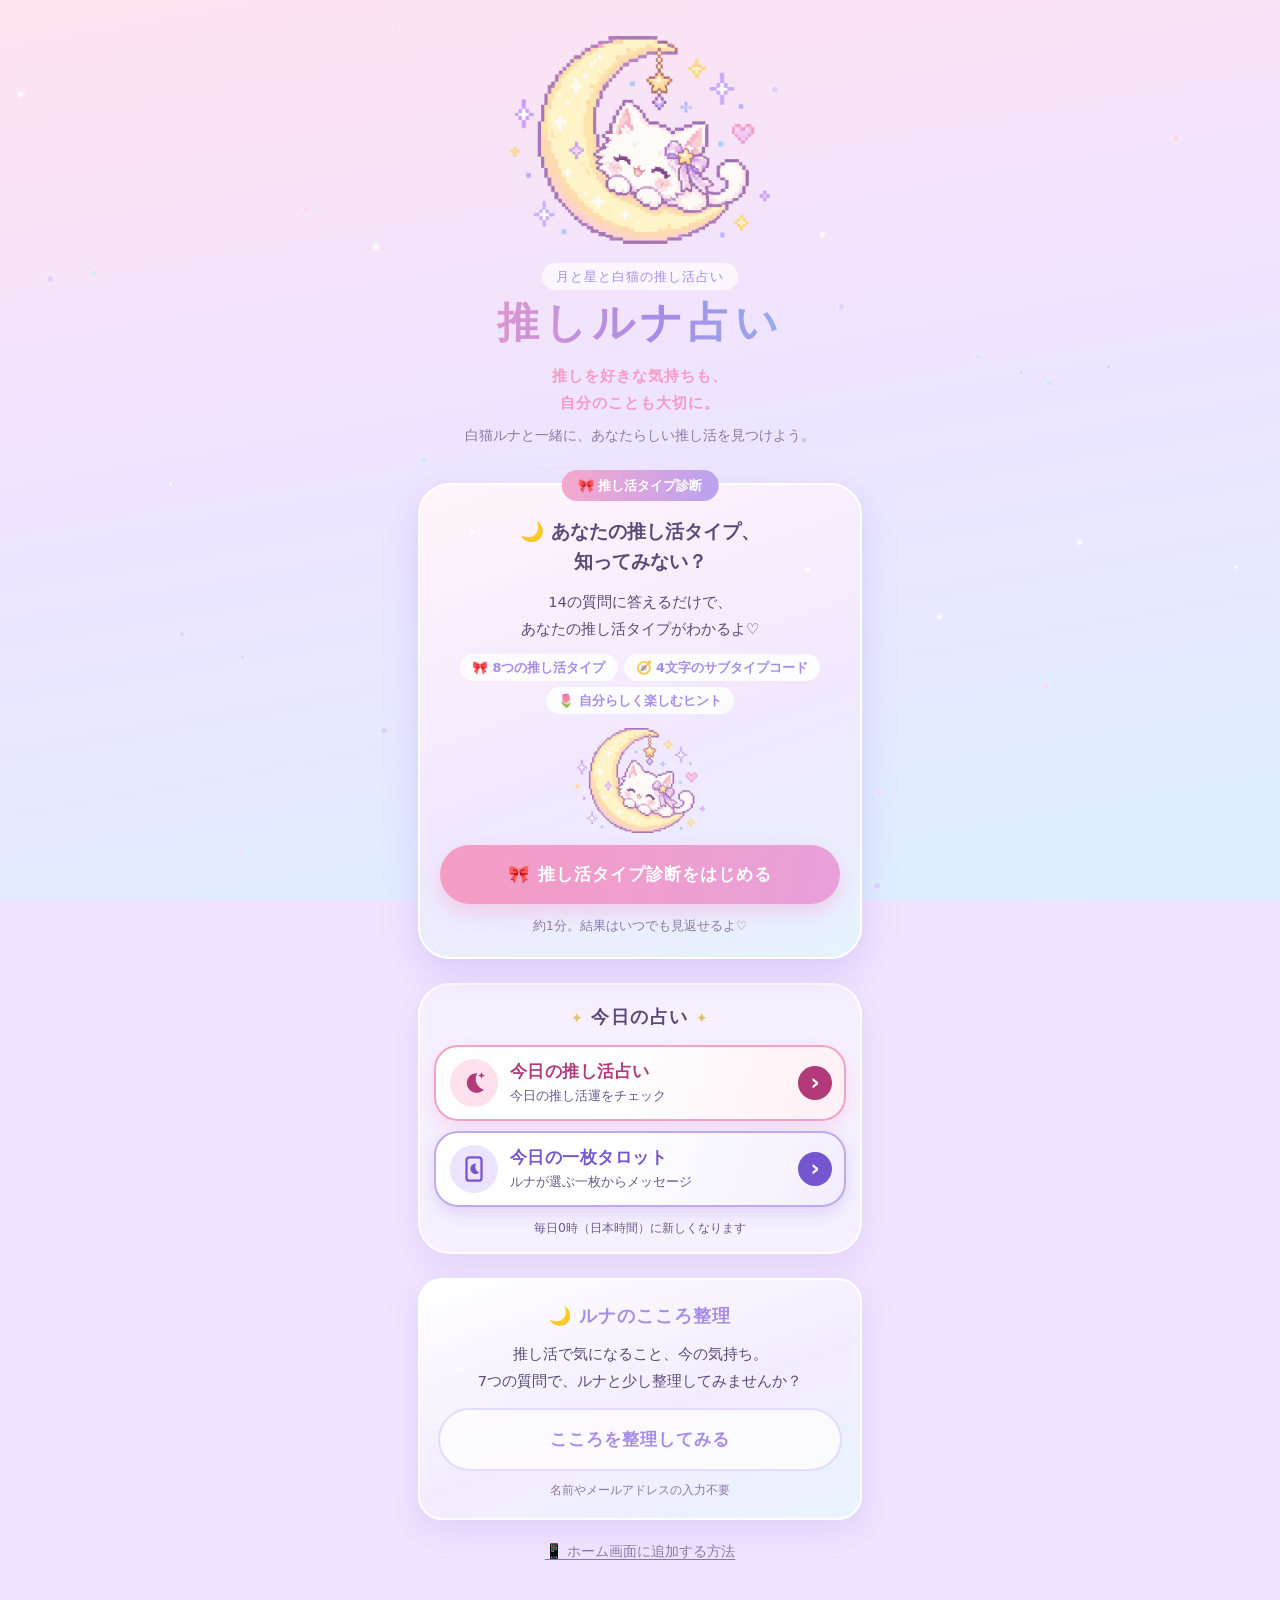
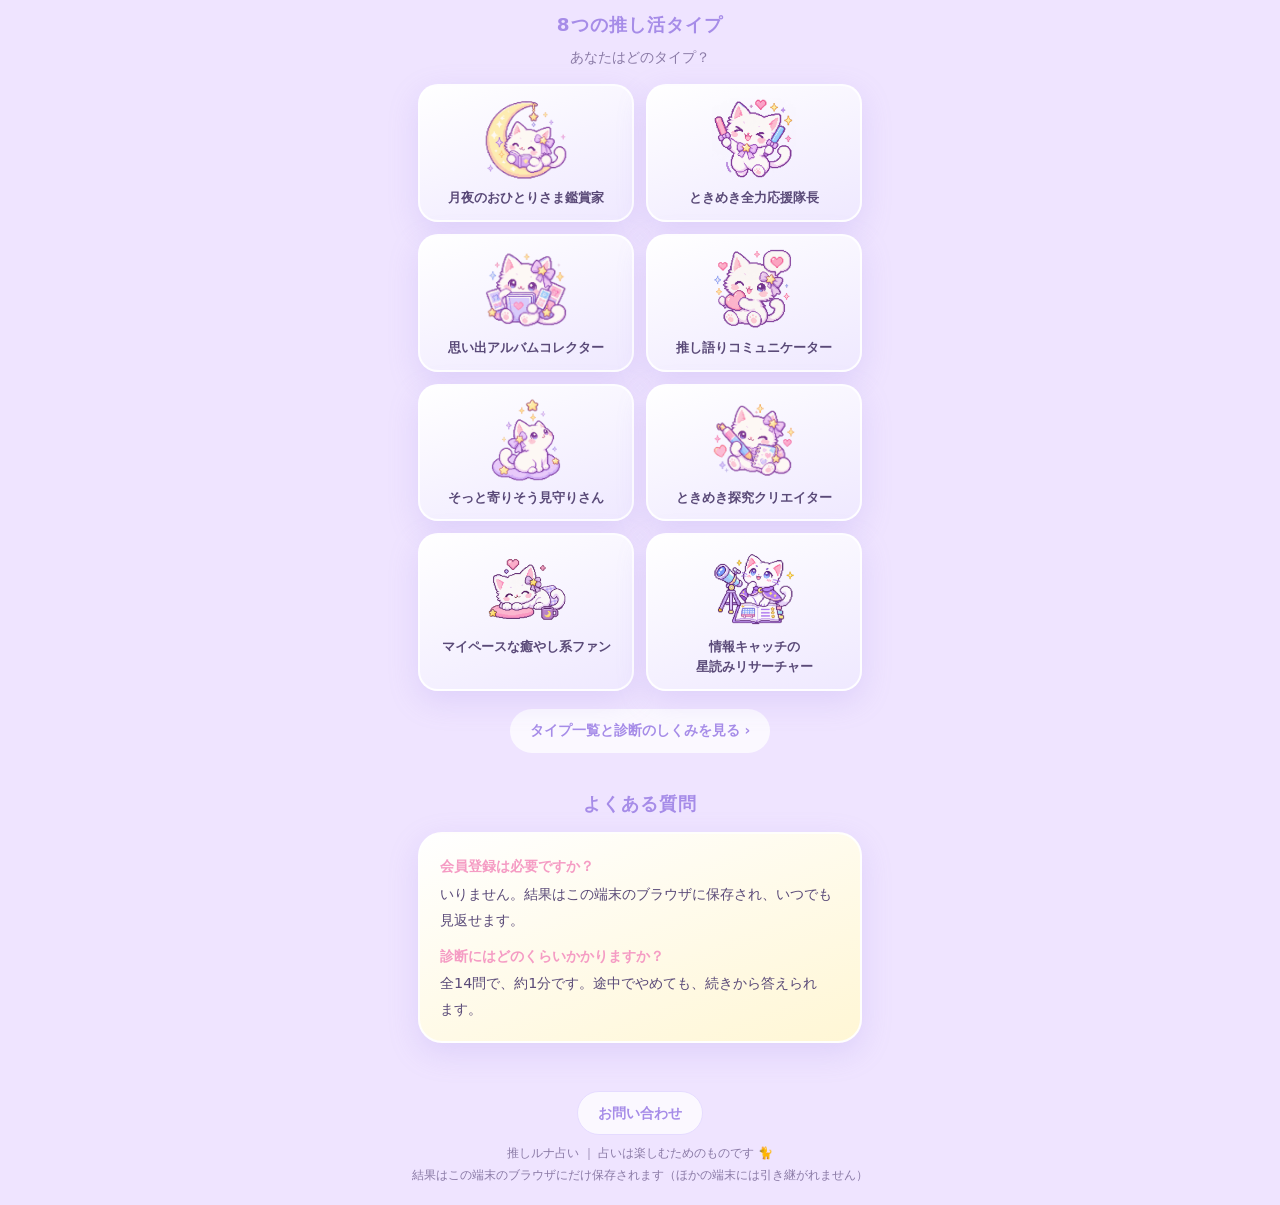
<file: index.html>
<!doctype html>
<html lang="ja">
<head>
  <!-- Google tag (gtag.js) -->
  <script async src="https://www.googletagmanager.com/gtag/js?id=G-GW3MQNMW58"></script>
  <script>
    window.dataLayer = window.dataLayer || [];
    function gtag(){dataLayer.push(arguments);}
    gtag('js', new Date());

    gtag('config', 'G-GW3MQNMW58');
  </script>
  <meta charset="utf-8">
  <meta name="viewport" content="width=device-width, initial-scale=1, viewport-fit=cover">
  <meta name="theme-color" content="#f6e9f7">
  <meta name="description" content="白猫ルナと一緒に、あなたらしい推し活を見つけよう。14の質問でわかる8つの推し活タイプと4文字のサブタイプコード、毎日0時に届く今日の推し活占いを楽しめます。">
  <title>推しルナ占い｜推し活タイプ診断と今日の推し活占い</title>
  <link rel="canonical" href="https://oshi-luna.com/">
  <!-- SNS で共有されたときの表示（OGP） -->
  <meta property="og:type" content="website">
  <meta property="og:site_name" content="推しルナ占い">
  <meta property="og:title" content="推しルナ占い｜推し活タイプ診断と今日の推し活占い">
  <meta property="og:description" content="あなたの推し活タイプ、知ってみない？ 14の質問でわかる8つの推し活タイプ診断と、毎日0時に届く今日の推し活占い。">
  <meta property="og:url" content="https://oshi-luna.com/">
  <meta property="og:image" content="https://oshi-luna.com/images/luna-cat.png">
  <meta property="og:image:width" content="640">
  <meta property="og:image:height" content="513">
  <meta property="og:image:alt" content="三日月の上で眠る白猫（推しルナ占いのマスコット）">
  <meta property="og:locale" content="ja_JP">
  <meta name="twitter:card" content="summary">
  <!-- 検索エンジン向けのサイト情報（構造化データ） -->
  <script type="application/ld+json">
  {
    "@context": "https://schema.org",
    "@type": "WebSite",
    "name": "推しルナ占い",
    "url": "https://oshi-luna.com/",
    "inLanguage": "ja",
    "description": "白猫ルナと一緒に、あなたらしい推し活を見つける推し活タイプ診断と、毎日0時に届く今日の推し活占い。"
  }
  </script>
  <link rel="icon" href="data:image/svg+xml,%3Csvg xmlns='http://www.w3.org/2000/svg' viewBox='0 0 100 100'%3E%3Ctext y='.9em' font-size='90'%3E%F0%9F%8C%99%3C/text%3E%3C/svg%3E">
  <link rel="apple-touch-icon" href="images/apple-touch-icon.png">
  <link rel="manifest" href="manifest.webmanifest">
  <meta name="apple-mobile-web-app-title" content="推しルナ占い">
  <meta name="apple-mobile-web-app-capable" content="yes">
  <meta name="mobile-web-app-capable" content="yes">
  <meta name="apple-mobile-web-app-status-bar-style" content="default">
  <link rel="stylesheet" href="css/style.css">
  <link rel="stylesheet" href="css/tarot.css">
</head>
<body>
  <!-- 背景の星 -->
  <div class="sky" aria-hidden="true"></div>

  <main class="app">
    <!-- トップ -->
    <section class="screen is-active" id="screen-top" aria-labelledby="top-title">
      <div class="hero">
        <img class="mascot hero-art floaty" src="images/luna-cat.png" width="640" height="513" alt="三日月の上で眠る白猫（推しルナ占いのマスコット）">
        <p class="eyebrow">月と星と白猫の推し活占い</p>
        <h1 id="top-title" class="title">推しルナ占い</h1>
        <p class="concept">推しを好きな気持ちも、<br>自分のことも大切に。</p>
        <p class="concept-sub"><span class="nowrap">白猫ルナと一緒に、</span><span class="nowrap">あなたらしい推し活を見つけよう。</span></p>
      </div>

      <!-- 推し活タイプ診断への案内（保存済みのタイプがあるかどうかで表示を切り替える）。
           初めての人にはこのカードを先に、診断済みの人には今日の占いを先に見せる（並べ替えは app.js の refreshTop） -->
      <section class="type-card" id="type-card" aria-labelledby="type-card-title">
        <p class="type-card-eyebrow">🎀 推し活タイプ診断</p>

        <!-- A. 診断結果が保存されていない人向け（途中まで答えた人には「続きから」も出す） -->
        <div id="type-card-new">
          <h2 class="type-card-title" id="type-card-title">🌙 あなたの推し活タイプ、<br>知ってみない？</h2>
          <p class="type-card-text"><span class="nowrap">14の質問に答えるだけで、</span><br><span class="nowrap">あなたの推し活タイプがわかるよ♡</span></p>
          <ul class="type-card-points" aria-label="診断でわかること">
            <li>🎀 8つの推し活タイプ</li>
            <li>🧭 4文字のサブタイプコード</li>
            <li>🌷 自分らしく楽しむヒント</li>
          </ul>
          <div class="type-card-art" aria-hidden="true">
            <img class="mascot" src="images/luna-cat.png" width="640" height="513" alt="">
          </div>
          <p class="type-card-renewal" id="type-card-renewal" hidden>診断がリニューアルしました。新しい診断で、あなたのタイプを見つけてね。</p>
          <button type="button" class="btn btn-type" id="start-btn">🎀 推し活タイプ診断をはじめる</button>
          <button type="button" class="btn-text" id="resume-btn" hidden></button>
          <p class="type-card-note"><span class="nowrap">約1分。</span><span class="nowrap">結果はいつでも見返せるよ♡</span></p>
        </div>

        <!-- B. 診断結果が保存されている人向け -->
        <div id="type-card-done" hidden>
          <p class="type-card-you">🎀 あなたの推し活タイプ</p>
          <span class="type-emblem small" id="top-type-emblem">
            <img class="mascot emblem-cat" src="images/luna-cat.png" width="640" height="513" alt="" id="top-type-img">
          </span>
          <p class="type-card-name" id="top-type-name"></p>
          <p class="type-card-catch" id="top-type-catch"></p>
          <button type="button" class="btn btn-type" id="mytype-btn">わたしのタイプを詳しく見る</button>
          <button type="button" class="btn-text" id="retake-btn">もう一度診断する</button>
        </div>
      </section>

      <!-- 今日の占い（今日の推し活占い＋今日の一枚タロット）。#daily-entry ごと app.js の refreshTop が診断カードの前後に並べ替える。
           タロットの入口（#tarot-entry）は enabled か ?tarot-preview=1 のときだけ tarot-ui.js が表示する。非表示のときは場所もとらない -->
      <section class="today-group" id="daily-entry" aria-labelledby="today-title">
        <h2 class="today-title" id="today-title">今日の占い</h2>
        <div class="today-list">
          <button type="button" class="today-item today-daily" id="daily-btn">
            <span class="today-icon" aria-hidden="true">
              <svg viewBox="0 0 32 32" width="30" height="30"><path d="M19.5 5.5a10.5 10.5 0 1 0 7 17.6A12 12 0 0 1 19.5 5.5z" fill="currentColor"/><path d="M24 4.5l1.1 2.4 2.4 1.1-2.4 1.1L24 11.5l-1.1-2.4-2.4-1.1 2.4-1.1z" fill="currentColor"/></svg>
            </span>
            <span class="today-body"><span class="today-name">今日の推し活占い</span><span class="today-desc"><span class="phrase">今日の推し活運を</span><span class="phrase">チェック</span></span></span>
            <span class="today-go" aria-hidden="true">›</span>
          </button>
          <div class="today-slot" id="tarot-entry" hidden>
            <button type="button" class="today-item today-tarot" id="tarot-open">
              <span class="today-icon" aria-hidden="true">
                <svg viewBox="0 0 32 32" width="30" height="30"><rect x="8" y="3.5" width="16" height="25" rx="3" fill="none" stroke="currentColor" stroke-width="2.4"/><path d="M18.2 10.2a5.6 5.6 0 1 0 3.4 9.6 6.6 6.6 0 0 1-3.4-9.6z" fill="currentColor"/></svg>
              </span>
              <span class="today-body"><span class="today-name">今日の一枚タロット</span><span class="today-desc"><span class="phrase">ルナが選ぶ一枚から</span><span class="phrase">メッセージ</span></span></span>
              <span class="today-go" aria-hidden="true">›</span>
            </button>
          </div>
        </div>
        <p class="today-note">毎日0時（日本時間）に新しくなります</p>
      </section>
      <!-- ルナのこころ整理（heart/）の入口。「今日の占い」ブロック（#daily-entry）全体の直後に置く（診断済み・未診断のどちらでも。app.js の refreshTop） -->
      <section class="heart-entry" id="heart-entry" aria-labelledby="heart-entry-title">
        <h2 class="heart-entry-title" id="heart-entry-title"><span aria-hidden="true">🌙</span> ルナのこころ整理</h2>
        <p class="heart-entry-text"><span class="phrase">推し活で気になること、</span><span class="phrase">今の気持ち。</span><br><span class="phrase">7つの質問で、</span><span class="phrase">ルナと少し整理してみませんか？</span></p>
        <a class="btn btn-ghost heart-entry-btn" href="heart/">こころを整理してみる</a>
        <p class="heart-entry-note">名前やメールアドレスの入力不要</p>
      </section>
      <!-- ホーム画面への追加（目立ちすぎない小さなリンク。ホーム画面から開いているときは出さない） -->
      <button type="button" class="btn-text a2hs-link" id="a2hs-top-btn">📱 ホーム画面に追加する方法</button>

      <!-- 8つの推し活タイプ（くわしい説明は types/ のページ） -->
      <section class="about" aria-labelledby="about-title">
        <h2 class="about-title" id="about-title">8つの推し活タイプ</h2>
        <p class="about-lead">あなたはどのタイプ？</p>
        <ul class="type-grid">
          <li><a href="types/#solo"><img src="images/types/solo-moon-book.png" width="404" height="404" alt="" loading="lazy"><span><span class="phrase">月夜の</span><span class="phrase">おひとりさま鑑賞家</span></span></a></li>
          <li><a href="types/#cheer"><img src="images/types/cheer-penlight-sparkle.png" width="1254" height="1254" alt="" loading="lazy"><span><span class="phrase">ときめき</span><span class="phrase">全力応援隊長</span></span></a></li>
          <li><a href="types/#memory"><img src="images/types/memory-photos-goods.png" width="364" height="364" alt="" loading="lazy"><span><span class="phrase">思い出アルバム</span><span class="phrase">コレクター</span></span></a></li>
          <li><a href="types/#talk"><img src="images/types/talk-heart-bubble.png" width="1254" height="1254" alt="" loading="lazy"><span><span class="phrase">推し語り</span><span class="phrase">コミュニケーター</span></span></a></li>
          <li><a href="types/#watch"><img src="images/types/watch-starry-cloud.png" width="425" height="425" alt="" loading="lazy"><span><span class="phrase">そっと寄りそう</span><span class="phrase">見守りさん</span></span></a></li>
          <li><a href="types/#create"><img src="images/types/create-notebook-pencil.png" width="382" height="382" alt="" loading="lazy"><span><span class="phrase">ときめき</span><span class="phrase">探究クリエイター</span></span></a></li>
          <li><a href="types/#heal"><img src="images/types/heal-cushion-mug-cozy.png" width="1254" height="1254" alt="" loading="lazy"><span><span class="phrase">マイペースな</span><span class="phrase">癒やし系ファン</span></span></a></li>
          <li><a href="types/#research"><img src="images/types/research-telescope-book.png" width="1254" height="1254" alt="" loading="lazy"><span><span class="phrase">情報キャッチの</span><span class="phrase">星読みリサーチャー</span></span></a></li>
        </ul>
        <a class="about-more" href="types/">タイプ一覧と診断のしくみを見る ›</a>
      </section>

      <!-- よくある質問（くわしくは types/ のページ） -->
      <section class="about" aria-labelledby="faq-title">
        <h2 class="about-title" id="faq-title">よくある質問</h2>
        <dl class="card card-cream about-faq">
          <dt>会員登録は必要ですか？</dt>
          <dd>いりません。結果はこの端末のブラウザに保存され、いつでも見返せます。</dd>
          <dt>診断にはどのくらいかかりますか？</dt>
          <dd>全14問で、約1分です。途中でやめても、続きから答えられます。</dd>
        </dl>
      </section>
    </section>

    <!-- 今日の一枚（タロット。公開前は enabled:false で入口を出さない） -->
    <section class="screen" id="screen-tarot" aria-labelledby="tarot-title">
      <div class="result-head tarot-head">
        <p class="eyebrow">白猫ルナの推し活タロット</p>
        <h2 class="daily-title" id="tarot-title" tabindex="-1">今日の一枚</h2>
        <p class="result-date" id="tarot-date"></p>
      </div>
      <p class="notice tarot-preview-note" id="tarot-preview-note" hidden>公開前の動作確認用プレビューです。</p>

      <!-- カード（主役）。画像はこの画面を開いたときだけ読み込む -->
      <div class="tarot-stage">
        <div class="tarot-card" id="tarot-art"><span id="tarot-placeholder" aria-hidden="true">☾</span><img id="tarot-image" alt="" decoding="async" hidden></div>
        <p class="tarot-image-note" id="tarot-image-note" hidden>カード画像を読み込めませんでした。メッセージと行動ヒントはそのまま読めます。</p>
      </div>

      <!-- 引く前：ルナの案内と引くボタン -->
      <div class="tarot-guide" id="tarot-guide">
        <img class="mascot tarot-guide-art" src="images/luna-cat.png" width="640" height="513" alt="">
        <p class="tarot-bubble" id="tarot-status" role="status" aria-live="polite"></p>
      </div>
      <button type="button" class="btn btn-primary btn-big" id="tarot-draw">🌙 今日の一枚を引く</button>

      <!-- 結果 -->
      <div class="tarot-result" id="tarot-result" hidden>
        <div class="tarot-name-row">
          <h3 class="tarot-name" id="tarot-name"></h3>
          <p class="tarot-badge" id="tarot-position"></p>
        </div>
        <ul class="tarot-keywords" id="tarot-keywords" aria-label="キーワード"></ul>
        <article class="tarot-box tarot-box-current" id="tarot-current-box">
          <div class="tarot-box-head">
            <img class="mascot tarot-box-art" src="images/luna-cat.png" width="640" height="513" alt="">
            <h3 class="tarot-box-title">🌙 今のあなたへ</h3>
          </div>
          <p id="tarot-current"></p>
        </article>
        <article class="tarot-box tarot-box-message">
          <h3 class="tarot-box-title"><span class="phrase">💌 カードが伝える</span><span class="phrase">メッセージ</span></h3>
          <p id="tarot-message"></p>
        </article>
        <article class="tarot-box tarot-box-action">
          <h3 class="tarot-box-title">⭐ 小さな行動ヒント</h3>
          <p id="tarot-action"></p>
        </article>
      </div>

      <div class="tarot-notes">
        <p id="tarot-storage-note" hidden>このブラウザでは保存できません。ページを閉じると今日の結果を保持できない場合があります。</p>
        <p>結果はこの端末のブラウザに保存されます。別の端末・ブラウザや、保存データの削除後には引き継がれません。</p>
      </div>
      <button type="button" class="btn btn-ghost" id="tarot-home">トップへ戻る</button>
    </section>

    <!-- 今日の一枚：初めて引くときの演出（約3秒）。GIF は演出を始めるときにだけ読み込む（src は書かない） -->
    <section class="screen" id="screen-tarot-loading" aria-labelledby="tarot-loading-text">
      <div class="loading tarot-loading">
        <div class="loading-sky" aria-hidden="true"><span>✦</span><span>☾</span><span>✦</span></div>
        <div class="tarot-loading-art" id="tarot-loading-art">
          <img class="tarot-loading-gif" id="tarot-loading-gif" width="384" height="384" alt="" hidden>
          <img class="tarot-loading-still" id="tarot-loading-still" src="images/luna-cat.png" width="640" height="513" alt="" hidden>
        </div>
        <p class="loading-text tarot-loading-text" id="tarot-loading-text" role="status" tabindex="-1"><span class="phrase">ルナが今日のあなたへ、</span><span class="phrase">一枚を選んでいるよ</span></p>
        <div class="dots" aria-hidden="true"><span></span><span></span><span></span></div>
      </div>
    </section>

    <!-- 読み込み演出（今日の占い・タイプ診断の共通） -->
    <section class="screen" id="screen-loading" aria-live="polite">
      <div class="loading">
        <div class="loading-sky" aria-hidden="true"><span>✦</span><span>☾</span><span>✦</span></div>
        <img class="mascot loading-art" src="images/luna-cat.png" width="640" height="513" alt="">
        <p class="loading-text" id="loading-text">月に聞いています…</p>
        <div class="dots" aria-hidden="true"><span></span><span></span><span></span></div>
      </div>
    </section>

    <!-- 今日の推し活占いの結果 -->
    <section class="screen" id="screen-daily" aria-labelledby="daily-title">
      <div class="result-head">
        <p class="result-date" id="daily-date"></p>
        <h2 class="daily-title" id="daily-title">今日の推し活占い</h2>
        <p class="result-type" id="daily-type-chip" hidden></p>
      </div>

      <p class="notice preview-notice" id="daily-preview" hidden></p>
      <div class="notice" id="daily-past" hidden>
        <p id="daily-past-text"></p>
        <button type="button" class="btn btn-primary" id="daily-today-btn">🌙 今日の推し活占いを見る！</button>
      </div>
      <p class="notice" id="daily-locked" hidden>今日の占いは、最初に見た内容のままお届けしています。新しいタイプに合わせたアドバイスは、明日の占いから始まります。</p>

      <article class="card card-pink">
        <h3 class="card-title"><span aria-hidden="true">🌙</span> 今日の運勢</h3>
        <p class="stars" id="daily-stars"></p>
        <p class="card-sub" id="daily-luck-title"></p>
        <p id="daily-luck-text"></p>
      </article>

      <article class="foryou">
        <img class="mascot foryou-art" src="images/luna-cat.png" width="640" height="513" alt="" id="daily-foryou-img">
        <h3 class="foryou-title" id="daily-message-title">💌 今日のあなたへのメッセージ</h3>
        <p class="foryou-text" id="daily-message"></p>
      </article>

      <article class="card card-blue">
        <h3 class="card-title"><span aria-hidden="true">⭐</span> ラッキーアクション</h3>
        <p class="card-note" id="daily-actions-note" hidden></p>
        <ol class="actions" id="daily-actions"></ol>
      </article>

      <article class="card card-cream">
        <h3 class="card-title"><span aria-hidden="true">🍀</span> 今日のラッキー</h3>
        <dl class="lucky">
          <div><dt>カラー</dt><dd><span class="lucky-mark color-chip" id="daily-color-chip" aria-hidden="true"></span><span class="lucky-name" id="daily-color"></span></dd></div>
          <div><dt>アイテム</dt><dd><span class="lucky-mark lucky-icon" id="daily-item-icon" aria-hidden="true"></span><span class="lucky-name" id="daily-item"></span></dd></div>
          <div><dt>時間帯</dt><dd><span class="lucky-mark lucky-icon" id="daily-time-icon" aria-hidden="true"></span><span class="lucky-name" id="daily-time"></span></dd></div>
        </dl>
      </article>

      <article class="daily-omamori">
        <h3 class="daily-omamori-title"><span aria-hidden="true">🎀</span> 白猫からのお守りメッセージ</h3>
        <p class="daily-omamori-text" id="daily-omamori"></p>
        <p class="daily-omamori-type" id="daily-omamori-type" hidden></p>
      </article>

      <p class="daily-note">毎日0時（日本時間）に新しい占いに切り替わります。<br>占いは楽しむためのものです。</p>
      <button type="button" class="btn btn-primary" id="daily-share-btn">今日の占いをシェアする</button>
      <p class="toast" id="daily-toast" role="status" aria-live="polite"></p>

      <div class="invite" id="daily-invite" hidden>
        <p class="invite-title">あなたの推し活タイプを知ると、<br>明日からの占いがあなた向けに。</p>
        <button type="button" class="btn btn-type" id="daily-start-btn">🎀 推し活タイプを診断してみる</button>
      </div>
      <button type="button" class="btn btn-ghost" id="daily-mytype-btn" hidden>🎀 わたしのタイプを見る</button>
      <button type="button" class="btn btn-ghost" id="daily-home-btn">トップに戻る</button>
    </section>

    <!-- 推し活タイプ診断の質問 -->
    <section class="screen" id="screen-quiz" aria-live="polite">
      <div class="quiz-head">
        <img class="mascot quiz-cat" src="images/luna-cat.png" width="640" height="513" alt="">
        <div class="quiz-progress">
          <p class="q-count" id="q-count">Q1 / 10</p>
          <div class="progress" role="progressbar" aria-valuemin="1" aria-valuemax="10" aria-valuenow="1" id="progress">
            <span class="progress-bar" id="progress-bar"></span>
          </div>
        </div>
      </div>
      <h2 class="q-text" id="q-text"></h2>
      <p class="q-note" id="q-note" hidden></p>
      <div class="options" id="options"></div>
      <button type="button" class="btn-back" id="back-btn">‹ ひとつ戻る</button>
      <button type="button" class="btn-text" id="quiz-home-btn">トップに戻る（回答は保存されます）</button>
    </section>

    <!-- 推し活タイプ診断の結果 -->
    <section class="screen" id="screen-result" aria-labelledby="type-name">
      <div class="type-hero" id="type-hero">
        <span class="type-emblem" id="type-emblem">
          <img class="mascot emblem-cat" src="images/luna-cat.png" width="640" height="513" alt="" id="type-img">
          <span class="type-emoji" id="type-emoji" aria-hidden="true"></span>
        </span>
        <p class="type-lead">あなたの推し活タイプは</p>
        <h2 class="type-name" id="type-name"></h2>
        <p class="type-catch" id="type-catch"></p>
        <p class="type-sub" id="type-sub"></p>
      </div>

      <div class="notice confirm" id="type-confirm" hidden>
        <p id="type-confirm-text"></p>
        <button type="button" class="btn btn-type" id="type-save-btn">この新しいタイプを保存する</button>
        <button type="button" class="btn btn-ghost" id="type-keep-btn">前のタイプのままにする</button>
      </div>
      <div class="notice" id="type-status" role="status" hidden>
        <p id="type-status-text"></p>
        <button type="button" class="btn-text" id="type-view-saved-btn" hidden>保存中のタイプを見る</button>
      </div>

      <!-- サブタイプコード（4つの軸）。まだ調べていない診断済みの人には、4問だけ答える案内 -->
      <article class="card card-blue subtype-card" id="subtype-card" aria-labelledby="subtype-title" hidden>
        <h3 class="card-title" id="subtype-title"><span aria-hidden="true">🧭</span> サブタイプコード</h3>
        <p class="subtype-code" id="subtype-code"></p>
        <p class="subtype-order"><span class="nowrap">愛情表現・応援スタイル・</span><span class="nowrap">気持ちの整理・楽しみ方の順</span></p>
        <ul class="subtype-axes" id="subtype-axes"></ul>
        <p class="subtype-caption"><span class="phrase">※割合は、<span class="phrase">あなたの回答から出した</span></span><span class="phrase">傾向の目安です<span class="phrase">（確率ではありません）。</span></span></p>
      </article>
      <div class="notice subtype-invite" id="subtype-invite" hidden>
        <p>4つの質問に答えると、あなたのサブタイプコード（例：EFIS）がわかるよ。推し活タイプはそのままです。</p>
        <button type="button" class="btn btn-ghost" id="subtype-start-btn">🧭 サブタイプコードを調べる（4問）</button>
      </div>

      <article class="card card-lavender">
        <h3 class="card-title"><span aria-hidden="true">🔮</span> 基本の性格</h3>
        <p id="type-personality"></p>
      </article>
      <article class="card card-pink">
        <h3 class="card-title"><span aria-hidden="true">✨</span> 推し活で輝くところ</h3>
        <ul class="points" id="type-strengths"></ul>
      </article>
      <article class="card card-cream">
        <h3 class="card-title"><span aria-hidden="true">☁️</span> 無理をしやすいポイント</h3>
        <ul class="points" id="type-pitfalls"></ul>
      </article>
      <article class="card card-blue">
        <h3 class="card-title"><span aria-hidden="true">🌷</span> 自分らしく推し活を楽しむヒント</h3>
        <ul class="points" id="type-tips"></ul>
      </article>
      <article class="card card-lavender">
        <h3 class="card-title"><span aria-hidden="true">🤝</span> 相性のよい推し活スタイル</h3>
        <div class="match-types" id="type-match-types"></div>
        <p id="type-match-text"></p>
      </article>
      <article class="card card-pink">
        <h3 class="card-title"><span aria-hidden="true">⭐</span> 今日からできる小さなアクション</h3>
        <p id="type-action"></p>
      </article>

      <article class="omamori" aria-labelledby="type-omamori-title">
        <img class="mascot omamori-art" src="images/luna-cat.png" width="640" height="513" alt="" id="type-omamori-img">
        <h3 class="omamori-title" id="type-omamori-title">白猫からのお守りメッセージ</h3>
        <p class="omamori-charm" id="type-charm"></p>
        <p class="omamori-body" id="type-omamori-msg"></p>
      </article>

      <!-- タイプ診断の結果を読み終えたところに、ルナのこころ整理（heart/）への小さな入口 -->
      <aside class="heart-invite" aria-labelledby="heart-invite-title">
        <p class="heart-invite-title" id="heart-invite-title"><span aria-hidden="true">🌙</span> 推し活のことで、お悩みのあなたへ</p>
        <p class="heart-invite-text">気になることや今の気持ちを、7つの質問でルナと少し整理してみませんか？</p>
        <a class="heart-invite-link" href="heart/">ルナのこころ整理へ</a>
      </aside>

      <button type="button" class="btn btn-primary" id="to-daily-btn">🌙 今日の占いを見る</button>
      <button type="button" class="btn btn-ghost" id="share-btn">📸 結果をシェアする</button>
      <!-- シェア画像（タイプごとに作り直す） -->
      <div class="share-panel" id="share-panel" hidden>
        <p class="share-panel-title">📸 シェア用の画像</p>
        <img class="share-preview" id="share-preview" width="1080" height="1920" alt="推し活タイプ取扱説明書の画像">
        <p class="share-hint" id="share-hint"></p>
        <button type="button" class="btn btn-primary" id="share-save-btn" hidden>📥 画像を保存・シェアする</button>
        <button type="button" class="btn btn-ghost" id="share-copy-btn">タイプ名とURLをコピー</button>
        <p class="share-status" id="share-status" role="status" aria-live="polite"></p>
        <div class="share-guide" id="share-guide" hidden>
          <p class="share-guide-title">保存・シェアのしかた</p>
          <ol class="share-steps" id="share-steps"></ol>
          <p class="share-guide-note" id="share-guide-note"></p>
        </div>
      </div>
      <!-- はじめて診断を終えた人への、ホーム画面への追加の案内（結果を読み終えたあと・シェアの近くに表示。「あとで」を押したら次からは出さない） -->
      <aside class="a2hs-card" id="a2hs-card" aria-labelledby="a2hs-card-title" hidden>
        <h3 class="a2hs-title" id="a2hs-card-title">🌙 推しルナ占いをもっと身近に♡</h3>
        <p class="a2hs-text">ホーム画面に追加すると、いつでもすぐに今日の推し活占いを見に来られるよ。あなたの推し活タイプも、いつでも振り返ってね🎀</p>
        <button type="button" class="btn btn-type" id="a2hs-howto-btn">ホーム画面への追加方法を見る</button>
        <button type="button" class="btn-text" id="a2hs-later-btn">あとで</button>
      </aside>
      <button type="button" class="btn btn-ghost" id="retry-btn">もう一度診断する</button>
      <p class="toast" id="toast" role="status" aria-live="polite"></p>
      <button type="button" class="btn-text" id="result-home-btn">トップに戻る</button>
      <p class="note">この診断は、自分の推し活スタイルを知るためのヒントです。<br>性格や推し活のしかたを決めつけるものではありません。</p>
    </section>
  </main>

  <!-- 未診断の人が「今日の推し活占いを見る！」を押したときの、診断の案内 -->
  <div class="sheet-backdrop popup-backdrop" id="invite-popup" hidden>
    <section class="sheet popup" role="dialog" aria-modal="true" aria-labelledby="invite-popup-title">
      <button type="button" class="popup-close" id="invite-close-btn" aria-label="閉じる">×</button>
      <img class="popup-art" src="images/luna-cat.png" width="640" height="513" alt="">
      <h2 class="popup-title" id="invite-popup-title">🌙 推し活タイプを診断しませんか？</h2>
      <p class="popup-text"><span class="nowrap">あなたにぴったりの</span><span class="nowrap">推し活メッセージや</span><span class="nowrap">アドバイスが見つかります♡</span></p>
      <button type="button" class="btn btn-type" id="invite-quiz-btn">🎀 推し活タイプ診断をする</button>
      <button type="button" class="btn btn-text popup-sub" id="invite-daily-btn">このまま今日の占いを見る</button>
      <p class="popup-note">あとで診断するのもOKだよ！</p>
    </section>
  </div>

  <!-- ホーム画面への追加方法（ブラウザに合わせた手順と、データの保存についての注意） -->
  <div class="sheet-backdrop" id="a2hs-sheet" hidden>
    <section class="sheet" role="dialog" aria-modal="true" aria-labelledby="a2hs-sheet-title">
      <h2 class="sheet-title" id="a2hs-sheet-title">📱 ホーム画面に追加する方法</h2>
      <p class="sheet-lead" id="a2hs-lead"></p>
      <ol class="sheet-steps" id="a2hs-steps"></ol>
      <button type="button" class="btn btn-type" id="a2hs-install-btn" hidden>ホーム画面に追加する</button>
      <p class="sheet-status" id="a2hs-status" role="status" aria-live="polite"></p>
      <div class="sheet-note">
        <p class="sheet-note-title">💡 データの保存について</p>
        <p>ホーム画面に追加しても、データのバックアップにはなりません。診断結果や占いの記録は、この端末のブラウザの中にだけ保存されます。別のスマホやパソコンには引き継がれず、ブラウザのデータを消すと消えてしまいます。</p>
        <p id="a2hs-ios-note" hidden>iPhone では、ホーム画面のアイコンから開いたときと Safari で開いたときで、保存データが別々になることがあります。アイコンから開いて結果が見つからないときは、もう一度診断してね。</p>
      </div>
      <button type="button" class="btn btn-ghost" id="a2hs-close-btn">閉じる</button>
    </section>
  </div>

  <footer class="footer">
    <a class="footer-link" href="https://forms.gle/ZQ5yT5bpHgaRUNC49" target="_blank" rel="noopener noreferrer">お問い合わせ</a><br>
    推しルナ占い ｜ 占いは楽しむためのものです 🐈<br>結果はこの端末のブラウザにだけ保存されます（ほかの端末には引き継がれません）</footer>

  <script src="js/data.js"></script>
  <script src="js/fortune.js"></script>
  <script src="js/share-card.js"></script>
  <script src="js/app.js"></script>
  <script src="js/tarot-public.js"></script>
  <script src="js/tarot-assets.js"></script>
  <script src="js/tarot.js"></script>
  <script src="js/tarot-ui.js"></script>
</body>
</html>
</file>
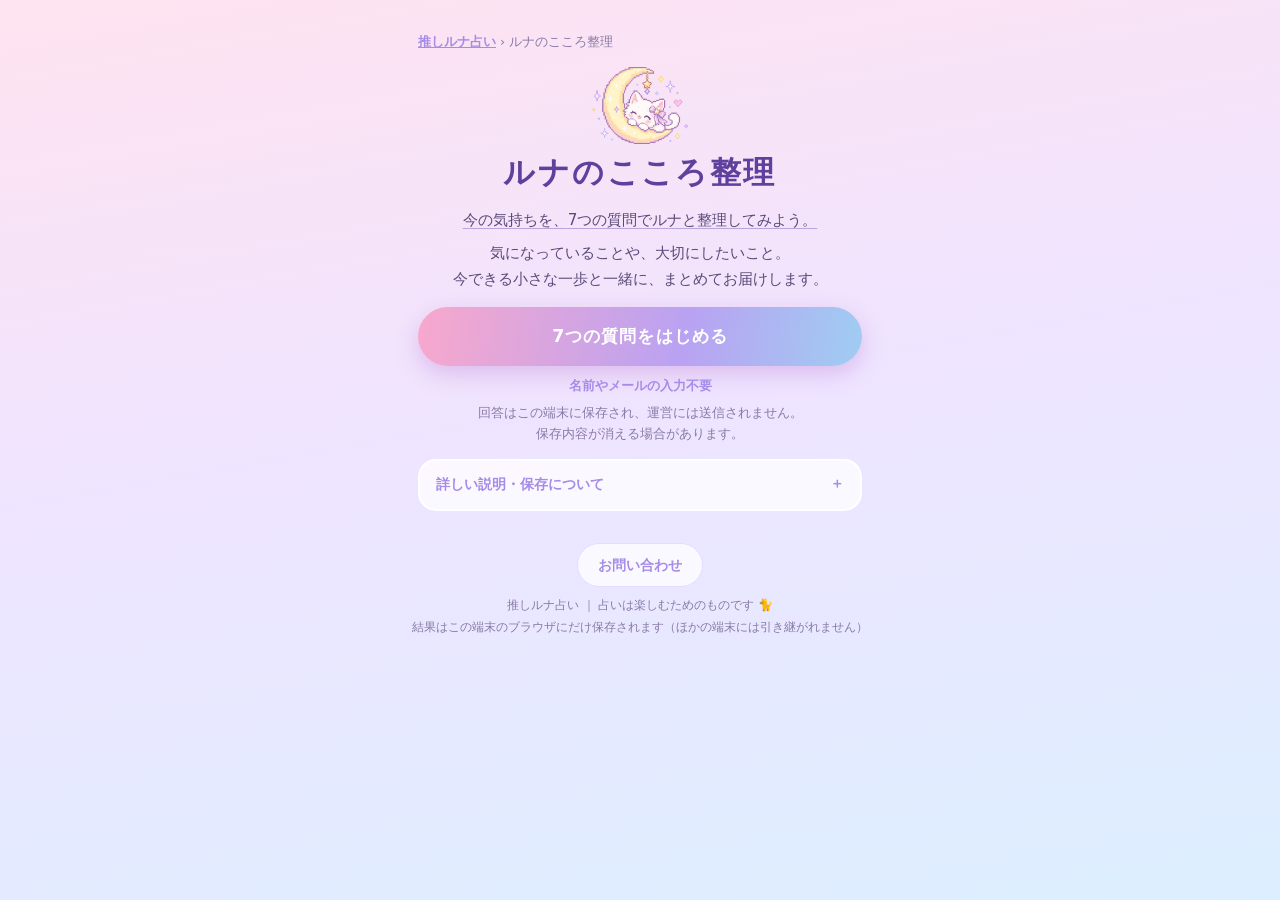
<file: heart/index.html>
<!doctype html>
<html lang="ja">
<head>
  <!-- ルナのこころ整理：回答・結果はこの端末のブラウザにだけ保存し、運営側・アクセス解析・外部へは送らない。
       そのため、このページにはアクセス解析（Google タグ）を読み込まない -->
  <meta charset="utf-8">
  <meta name="viewport" content="width=device-width, initial-scale=1, viewport-fit=cover">
  <meta name="theme-color" content="#f6e9f7">
  <meta name="description" content="推し活で気になること、今の気持ち。7つの質問で、白猫ルナと少し整理してみませんか？ 名前やメールアドレスの入力は不要で、回答と結果はこの端末のブラウザに保存されます。">
  <title>ルナのこころ整理｜推しルナ占い</title>
  <link rel="canonical" href="https://oshi-luna.com/heart/">
  <!-- SNS で共有されたときの表示（OGP） -->
  <meta property="og:type" content="website">
  <meta property="og:site_name" content="推しルナ占い">
  <meta property="og:title" content="ルナのこころ整理｜推しルナ占い">
  <meta property="og:description" content="推し活で気になること、今の気持ち。7つの質問で、白猫ルナと少し整理してみませんか？">
  <meta property="og:url" content="https://oshi-luna.com/heart/">
  <meta property="og:image" content="https://oshi-luna.com/images/luna-cat.png">
  <meta property="og:image:width" content="640">
  <meta property="og:image:height" content="513">
  <meta property="og:image:alt" content="三日月の上で眠る白猫（推しルナ占いのマスコット）">
  <meta property="og:locale" content="ja_JP">
  <meta name="twitter:card" content="summary">
  <!-- 検索エンジン向けのページの位置（構造化データ） -->
  <script type="application/ld+json">
  {
    "@context": "https://schema.org",
    "@type": "BreadcrumbList",
    "itemListElement": [
      { "@type": "ListItem", "position": 1, "name": "推しルナ占い", "item": "https://oshi-luna.com/" },
      { "@type": "ListItem", "position": 2, "name": "ルナのこころ整理", "item": "https://oshi-luna.com/heart/" }
    ]
  }
  </script>
  <link rel="icon" href="data:image/svg+xml,%3Csvg xmlns='http://www.w3.org/2000/svg' viewBox='0 0 100 100'%3E%3Ctext y='.9em' font-size='90'%3E%F0%9F%8C%99%3C/text%3E%3C/svg%3E">
  <link rel="apple-touch-icon" href="../images/apple-touch-icon.png">
  <link rel="stylesheet" href="../css/style.css">
  <link rel="stylesheet" href="../css/heart.css">
</head>
<body>
  <div class="sky" aria-hidden="true"></div>

  <main class="app heart" id="heart-app">
    <nav class="guide-crumbs" aria-label="現在の場所"><a href="../">推しルナ占い</a> <span aria-hidden="true">›</span> ルナのこころ整理</nav>

    <!-- 保存できなかったときの案内（失敗のたびにくり返し出さない・利用は止めない） -->
    <p class="notice h-save-failed" id="h-save-failed" role="status" hidden></p>

    <!-- 開始前：スクロールしなくても開始の操作が見えるよう、要点と操作を上に、詳しい説明は折りたたみの中に置く -->
    <section class="h-screen h-intro" id="h-intro" aria-labelledby="h-intro-title">
      <img class="mascot h-intro-art" src="../images/luna-cat.png" width="640" height="513" alt="三日月の上で眠る白猫（推しルナ占いのマスコット）">
      <h1 class="guide-title h-intro-title" id="h-intro-title" tabindex="-1">ルナのこころ整理</h1>
      <p class="h-intro-lead" id="h-intro-lead"></p>
      <p class="h-intro-lead" id="h-intro-summary"><span class="h-phrase">気になっていることや、</span><span class="h-phrase">大切にしたいこと。</span><br><span class="h-phrase">今できる小さな一歩と一緒に、</span><span class="h-phrase">まとめてお届けします。</span></p>

      <!-- 操作エリア：保存した内容があるとき（3.2）・読み込めないとき（3.3）は、その案内とボタンをここに出す -->
      <div class="notice h-resume" id="h-resume" hidden>
        <p id="h-resume-text"></p>
        <button type="button" class="btn btn-primary" id="h-resume-main"></button>
        <button type="button" class="btn btn-ghost" id="h-resume-sub"></button>
      </div>
      <button type="button" class="btn btn-primary h-start" id="h-start">7つの質問をはじめる</button>
      <p class="h-intro-free" id="h-intro-free"></p>
      <p class="h-intro-privacy" id="h-intro-privacy"></p>

      <details class="h-details" id="h-details">
        <summary class="h-details-summary" id="h-details-summary"></summary>
        <div class="h-intro-card" id="h-intro-text"></div>
      </details>
      <button type="button" class="btn-text" id="h-intro-delete" hidden>保存した内容を消す</button>
    </section>

    <!-- 質問（1画面1問） -->
    <section class="h-screen" id="h-question" aria-labelledby="h-q-text" hidden>
      <p class="q-count" id="h-q-count"></p>
      <div class="progress" aria-hidden="true"><span class="progress-bar" id="h-progress"></span></div>
      <h2 class="q-text h-q-text" id="h-q-text" tabindex="-1"></h2>
      <p class="q-note" id="h-q-note" hidden></p>
      <p class="h-q-pick" id="h-q-pick" hidden></p>
      <div class="options h-options" id="h-options" role="group" aria-labelledby="h-q-text"></div>

      <!-- Q7：心の疲れ具合（1〜10・任意） -->
      <div class="h-q7" id="h-q7" hidden>
        <div class="h-face-wrap" aria-hidden="true">
          <img class="h-face" id="h-face" width="400" height="400" alt="" hidden>
          <span class="h-face-moon" id="h-face-moon">🌙</span>
        </div>
        <p class="h-q7-value" id="h-q7-value" aria-live="polite"></p>
        <div class="h-slider-row">
          <button type="button" class="h-step" id="h-q7-minus" aria-label="1つ小さくする">−</button>
          <input type="range" class="h-slider" id="h-q7-range" min="1" max="10" step="1" value="5" aria-describedby="h-q7-scale h-q7-note">
          <button type="button" class="h-step" id="h-q7-plus" aria-label="1つ大きくする">＋</button>
        </div>
        <div class="h-scale" id="h-q7-scale"><span id="h-q7-low"></span><span id="h-q7-high"></span></div>
        <p class="q-note h-q7-note" id="h-q7-note"></p>
      </div>

      <button type="button" class="btn btn-primary" id="h-next" disabled>次へ</button>
      <button type="button" class="btn btn-ghost" id="h-q7-skip" hidden></button>
      <button type="button" class="btn-back" id="h-back">‹ 戻る</button>
    </section>

    <!-- 整理中（約3秒の表示だけの演出。動きを減らす設定では静止・約0.3秒） -->
    <section class="h-screen loading h-loading" id="h-loading" aria-live="polite" hidden>
      <div class="loading-sky" aria-hidden="true"><span>✦</span><span>☾</span><span>✦</span></div>
      <img class="mascot loading-art h-loading-art" src="../images/luna-cat.png" width="640" height="513" alt="">
      <p class="loading-text h-loading-text" id="h-loading-text" role="status" tabindex="-1"></p>
      <div class="dots" aria-hidden="true"><span></span><span></span><span></span></div>
    </section>

    <!-- 結果 -->
    <section class="h-screen" id="h-result" aria-labelledby="h-result-title" hidden>
      <div class="hero guide-hero">
        <h2 class="guide-title" id="h-result-title" tabindex="-1">ルナのこころ整理</h2>
        <p class="result-date h-date" id="h-date"></p>
      </div>
      <p class="notice h-result-notice" id="h-result-notice"></p>
      <article class="card card-blue h-section" aria-labelledby="h-sec-concern"><h2 class="card-title" id="h-sec-concern"></h2><div id="h-concern"></div></article>
      <article class="card card-pink h-section" aria-labelledby="h-sec-values"><h2 class="card-title" id="h-sec-values"></h2><div id="h-values"></div></article>
      <article class="card card-lavender h-section" aria-labelledby="h-sec-message"><h2 class="card-title" id="h-sec-message"></h2><div class="h-text" id="h-message"></div></article>
      <article class="card card-cream h-section" aria-labelledby="h-sec-action"><h2 class="card-title" id="h-sec-action"></h2><div class="h-text" id="h-action"></div></article>

      <button type="button" class="btn btn-primary h-copy" id="h-copy">整理結果をコピーする</button>
      <div class="h-copy-area" id="h-copy-area-main"></div>
      <button type="button" class="btn btn-ghost" id="h-again">もう一度整理する</button>

      <section class="card card-lavender h-reading" aria-labelledby="h-reading-title">
        <h2 class="card-title" id="h-reading-title">🌙 ルナの個別鑑定（有料）</h2>
        <p>もう少し話してみたいことがあれば、推し活のお悩みをひとつ聞かせてね。タロット3枚を読み解き、カードの絵と一緒に、あなただけの鑑定PDFにまとめてお届けします。</p>
        <p>今日の整理結果は、相談したいところだけコピーして使えます。</p>
        <a class="btn btn-ghost" href="https://oshirunauranai.stores.jp/" rel="noreferrer">STORESで個別鑑定を見る</a>
      </section>

      <button type="button" class="btn-text" id="h-result-delete">保存した内容を消す</button>
      <a class="btn-text h-home" href="../">トップへ戻る</a>
    </section>
  </main>

  <!-- 削除の確認（開いただけでは消さない） -->
  <div class="sheet-backdrop popup-backdrop" id="h-confirm" hidden>
    <div class="sheet popup" role="alertdialog" aria-modal="true" aria-labelledby="h-confirm-text">
      <p class="popup-text h-confirm-text" id="h-confirm-text" tabindex="-1"></p>
      <p class="h-confirm-error" id="h-confirm-error" role="status" hidden></p>
      <button type="button" class="btn btn-primary" id="h-confirm-yes"></button>
      <button type="button" class="btn btn-ghost" id="h-confirm-no"></button>
    </div>
  </div>

  <footer class="footer">
    <a class="footer-link" href="https://forms.gle/ZQ5yT5bpHgaRUNC49" target="_blank" rel="noopener noreferrer">お問い合わせ</a><br>
    推しルナ占い ｜ 占いは楽しむためのものです 🐈<br>結果はこの端末のブラウザにだけ保存されます（ほかの端末には引き継がれません）</footer>

  <script src="../js/heart-data.js"></script>
  <script src="../js/heart-rules.js"></script>
  <script src="../js/heart-storage.js"></script>
  <script src="../js/heart-ui.js"></script>
</body>
</html>
</file>
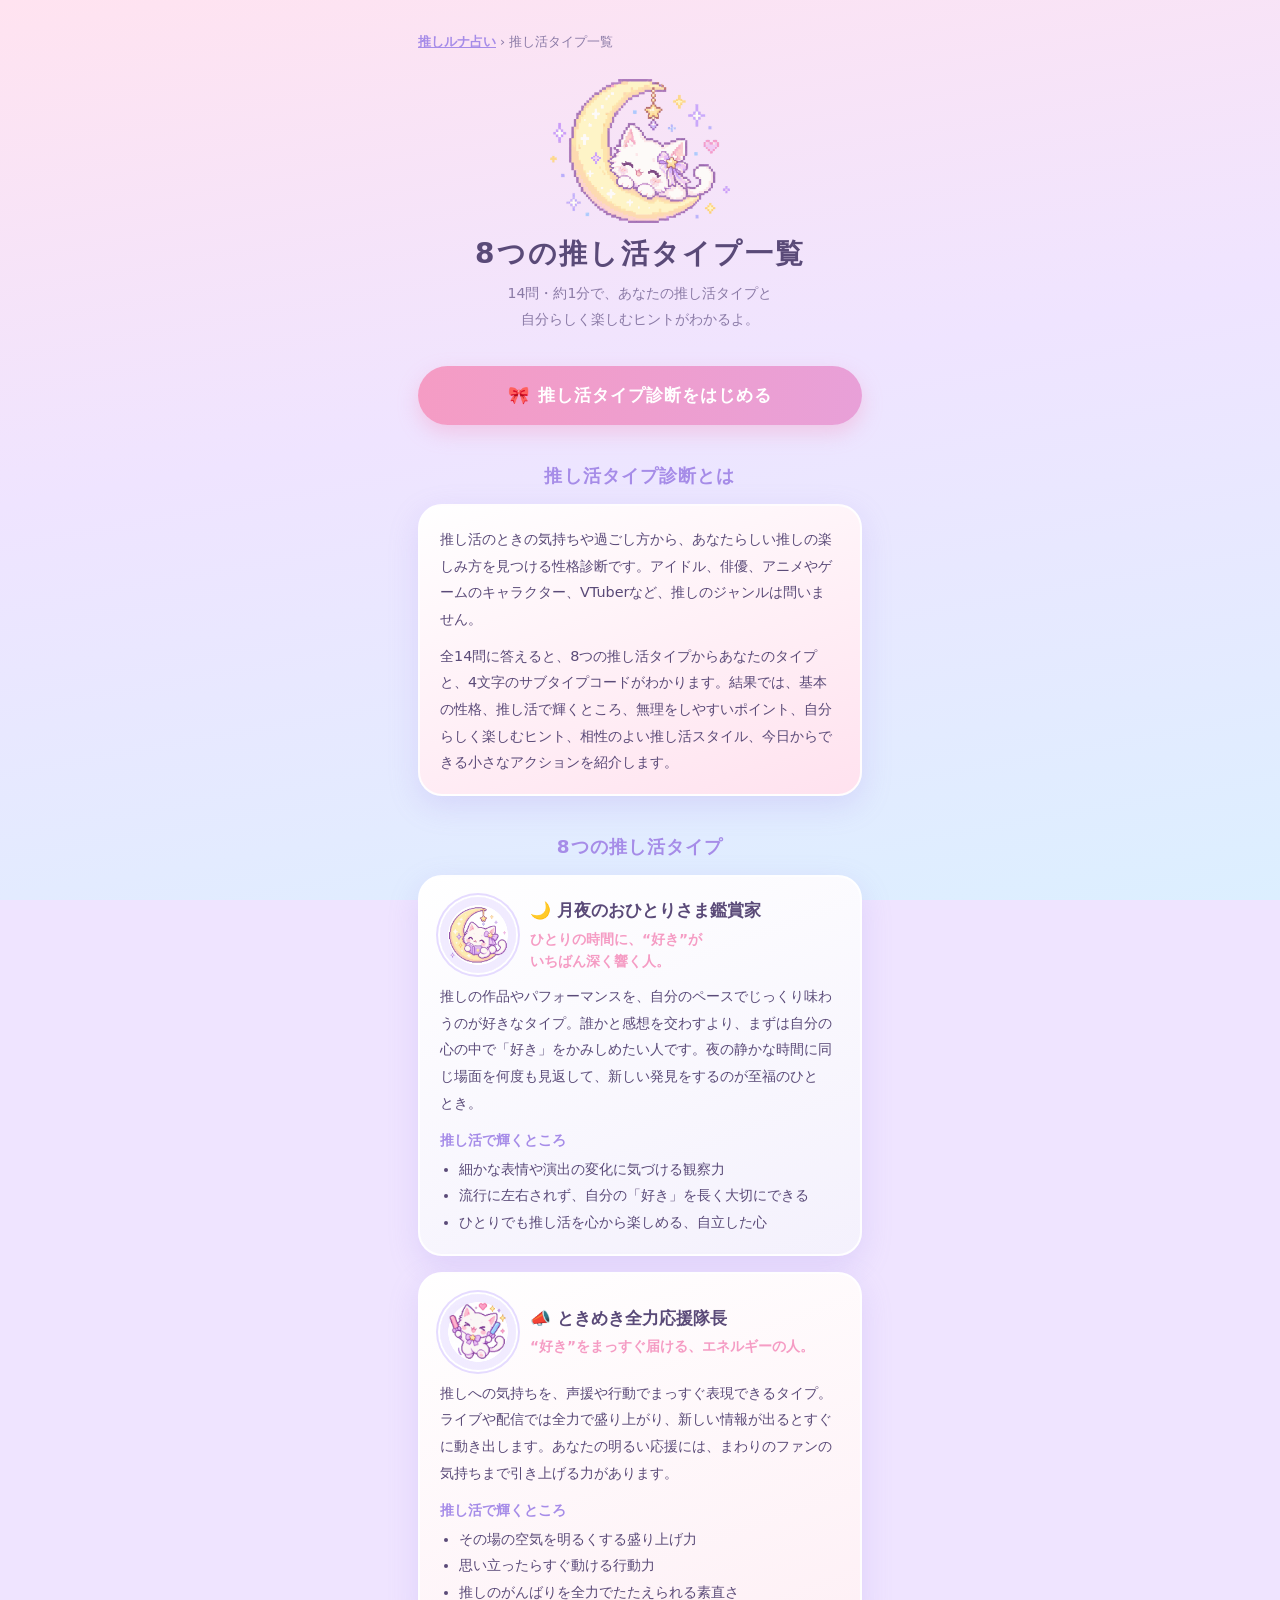
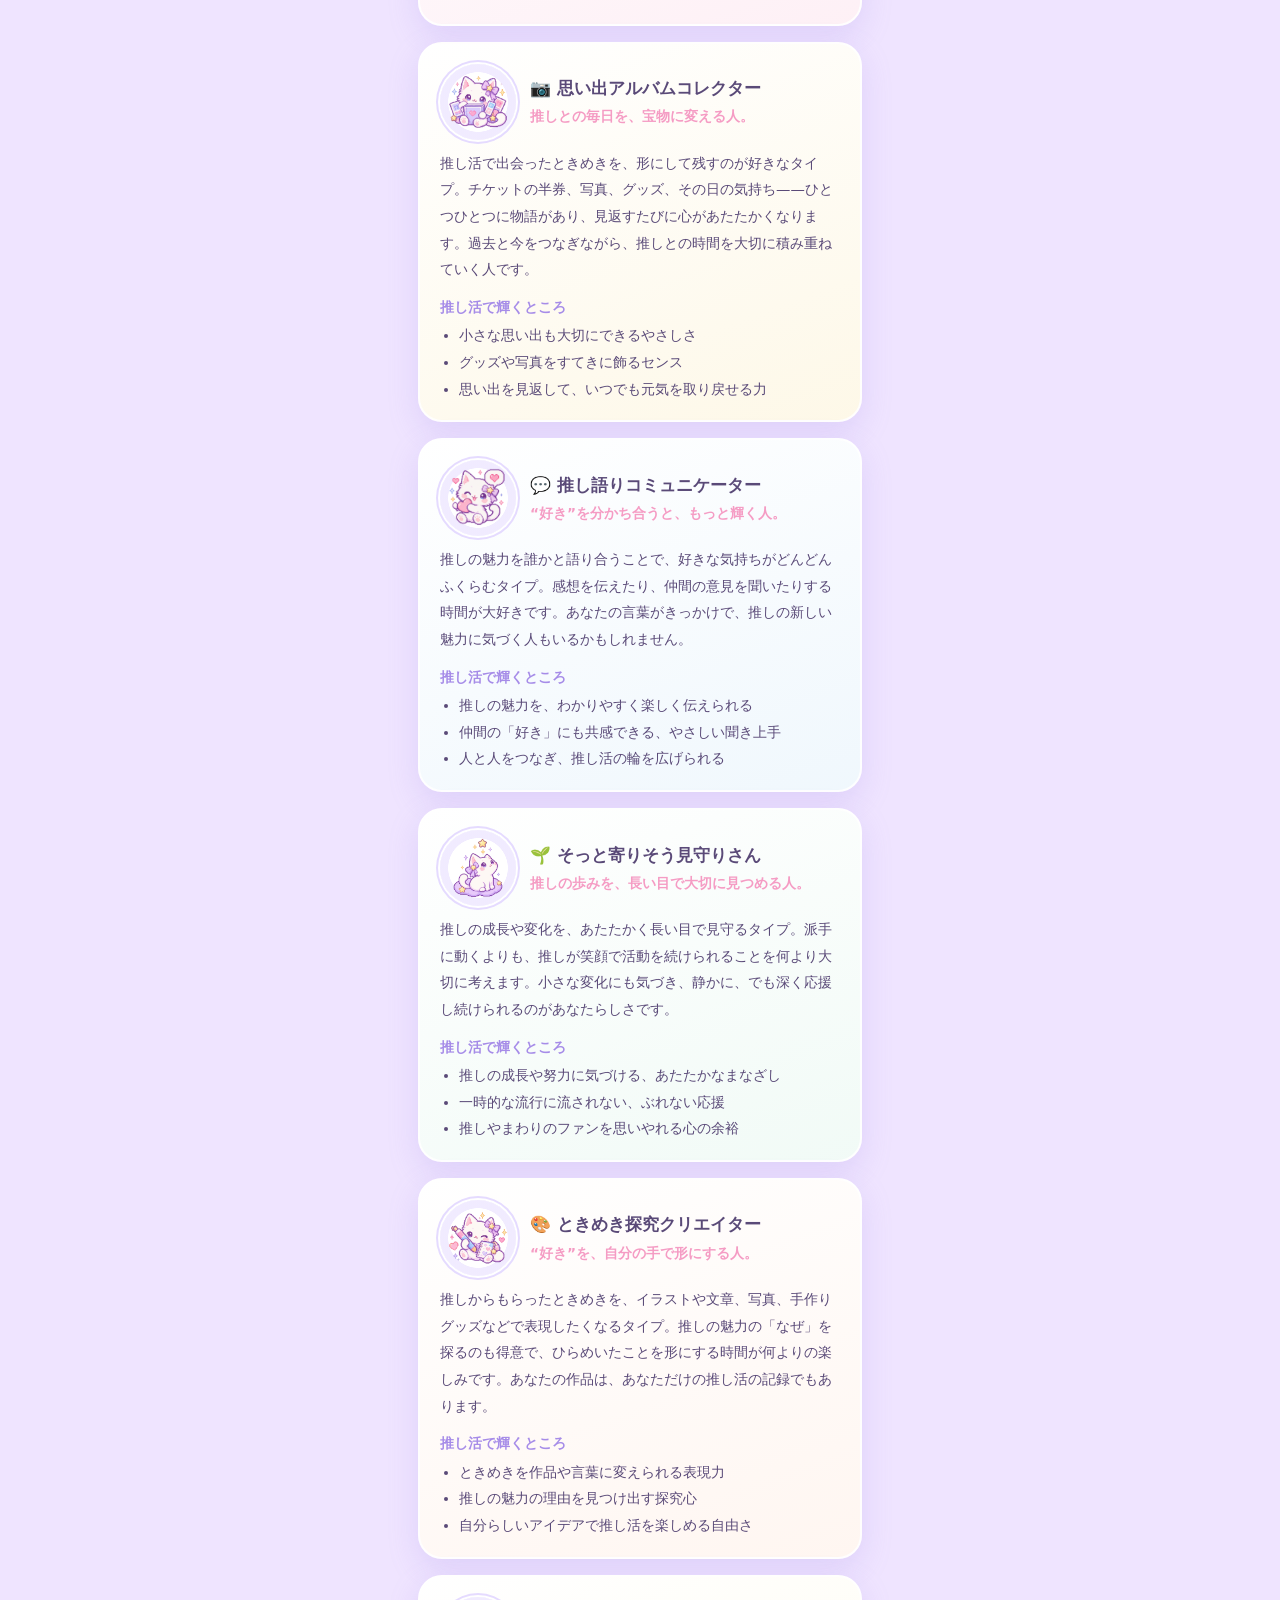
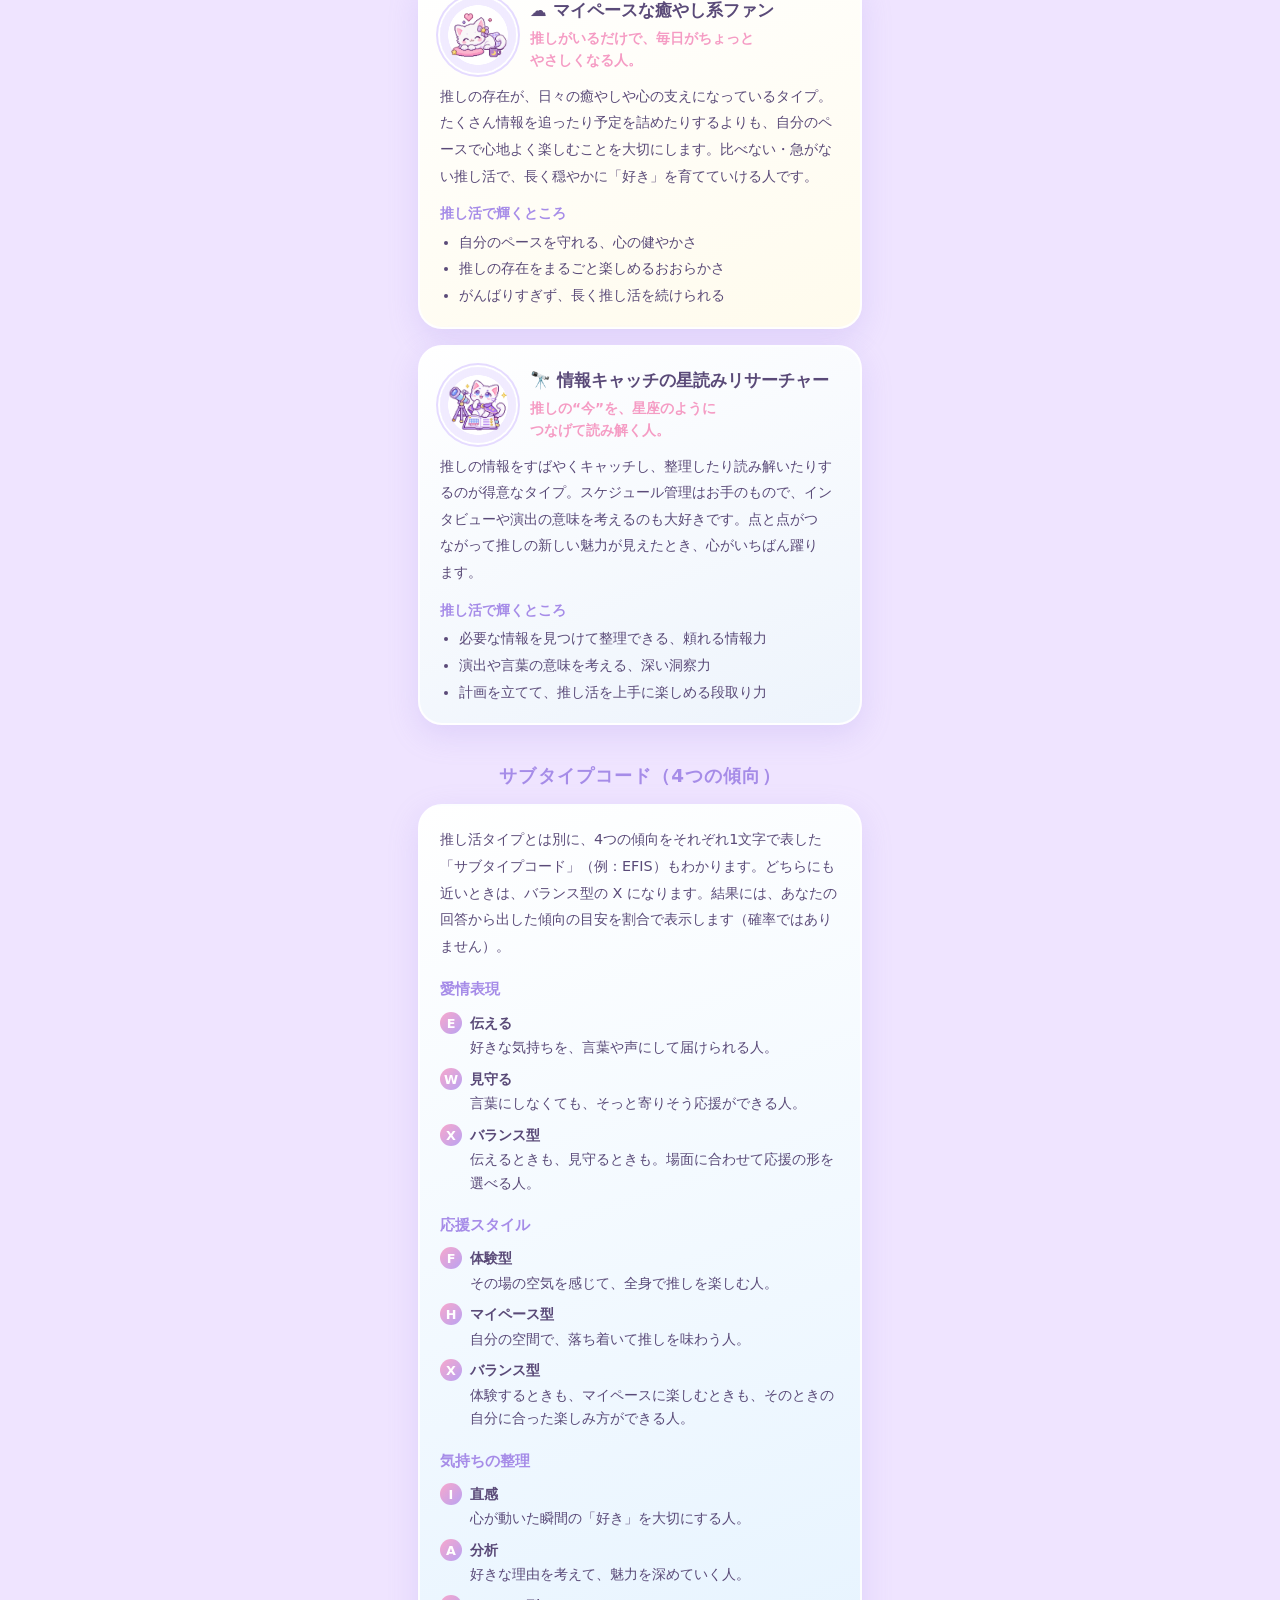
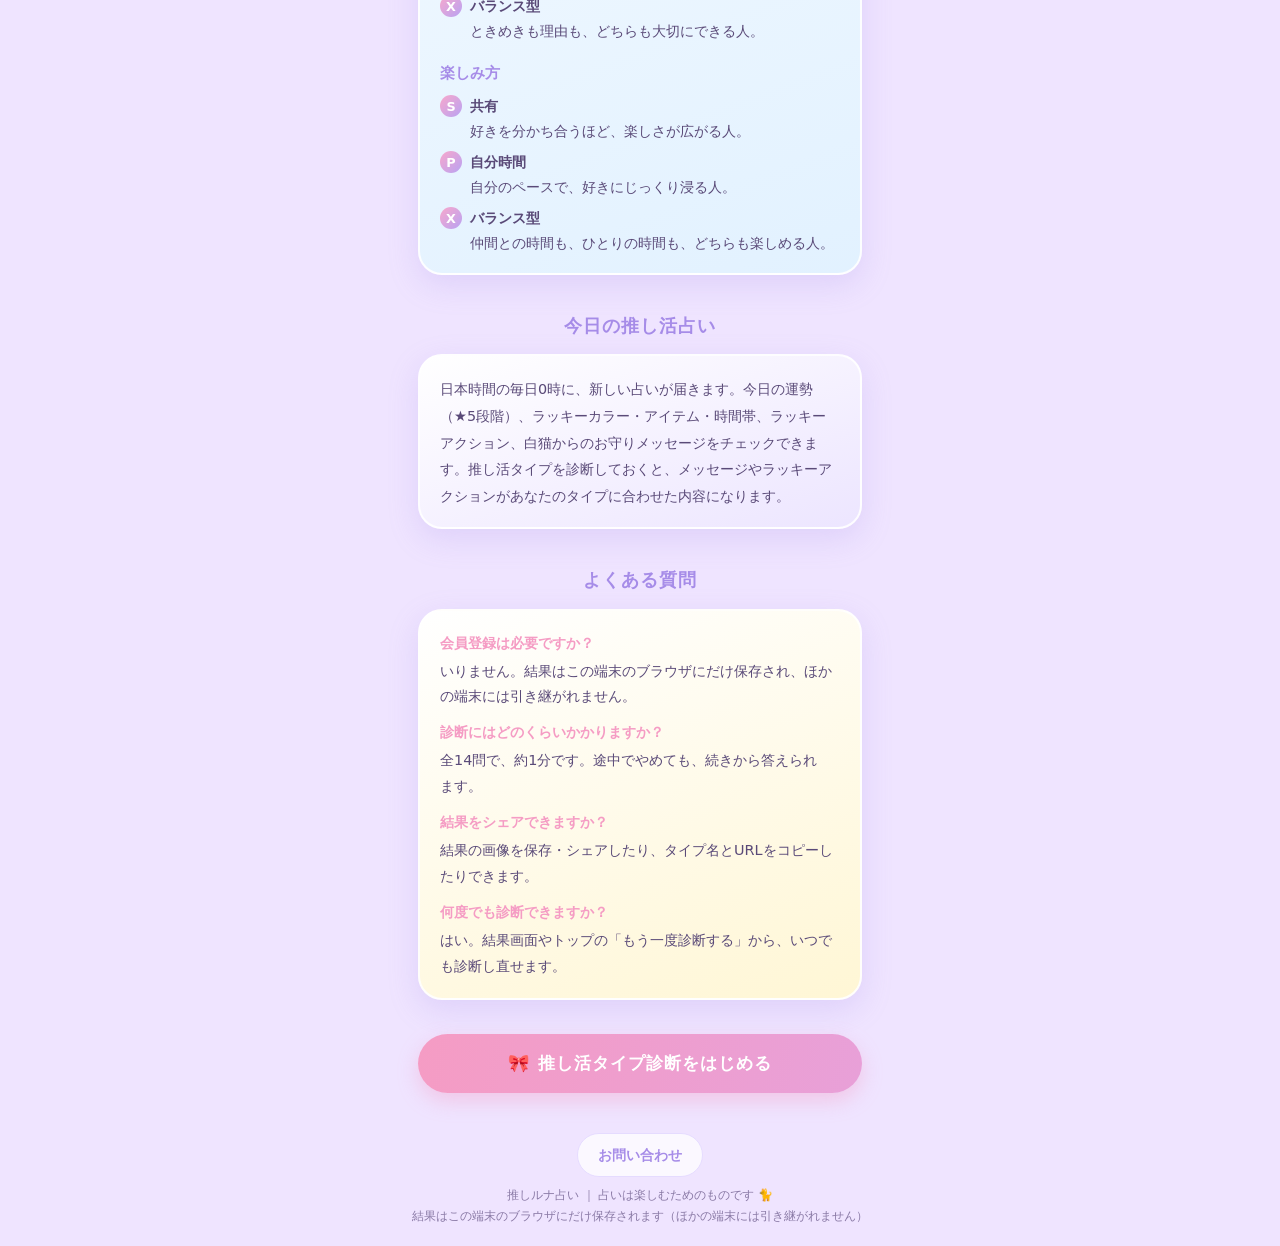
<file: types/index.html>
<!doctype html>
<html lang="ja">
<head>
  <!-- Google tag (gtag.js) -->
  <script async src="https://www.googletagmanager.com/gtag/js?id=G-GW3MQNMW58"></script>
  <script>
    window.dataLayer = window.dataLayer || [];
    function gtag(){dataLayer.push(arguments);}
    gtag('js', new Date());

    gtag('config', 'G-GW3MQNMW58');
  </script>
  <meta charset="utf-8">
  <meta name="viewport" content="width=device-width, initial-scale=1, viewport-fit=cover">
  <meta name="theme-color" content="#f6e9f7">
  <meta name="description" content="推しルナ占いの推し活タイプ診断でわかる、8つの推し活タイプの特徴と、4文字のサブタイプコード、診断のしくみやよくある質問を紹介します。">
  <title>8つの推し活タイプ一覧と診断のしくみ｜推しルナ占い</title>
  <link rel="canonical" href="https://oshi-luna.com/types/">
  <!-- SNS で共有されたときの表示（OGP） -->
  <meta property="og:type" content="article">
  <meta property="og:site_name" content="推しルナ占い">
  <meta property="og:title" content="8つの推し活タイプ一覧と診断のしくみ｜推しルナ占い">
  <meta property="og:description" content="推し活タイプ診断でわかる8つのタイプと、4文字のサブタイプコードを紹介。あなたはどのタイプ？">
  <meta property="og:url" content="https://oshi-luna.com/types/">
  <meta property="og:image" content="https://oshi-luna.com/images/luna-cat.png">
  <meta property="og:image:width" content="640">
  <meta property="og:image:height" content="513">
  <meta property="og:image:alt" content="三日月の上で眠る白猫（推しルナ占いのマスコット）">
  <meta property="og:locale" content="ja_JP">
  <meta name="twitter:card" content="summary">
  <!-- 検索エンジン向けのページの位置（パンくずリスト） -->
  <script type="application/ld+json">
  {
    "@context": "https://schema.org",
    "@type": "BreadcrumbList",
    "itemListElement": [
      { "@type": "ListItem", "position": 1, "name": "推しルナ占い", "item": "https://oshi-luna.com/" },
      { "@type": "ListItem", "position": 2, "name": "8つの推し活タイプ一覧と診断のしくみ", "item": "https://oshi-luna.com/types/" }
    ]
  }
  </script>
  <link rel="icon" href="data:image/svg+xml,%3Csvg xmlns='http://www.w3.org/2000/svg' viewBox='0 0 100 100'%3E%3Ctext y='.9em' font-size='90'%3E%F0%9F%8C%99%3C/text%3E%3C/svg%3E">
  <link rel="apple-touch-icon" href="../images/apple-touch-icon.png">
  <link rel="stylesheet" href="../css/style.css">
</head>
<body>
  <!-- 背景の星 -->
  <div class="sky" aria-hidden="true"></div>

  <main class="app guide">
    <nav class="guide-crumbs" aria-label="現在の場所"><a href="../">推しルナ占い</a> <span aria-hidden="true">›</span> 推し活タイプ一覧</nav>

    <div class="hero guide-hero">
      <img class="mascot guide-hero-art" src="../images/luna-cat.png" width="640" height="513" alt="三日月の上で眠る白猫（推しルナ占いのマスコット）">
      <h1 class="guide-title">8つの推し活タイプ一覧</h1>
      <p class="concept-sub"><span class="nowrap">14問・約1分で、</span><span class="nowrap">あなたの推し活タイプと</span><br><span class="nowrap">自分らしく楽しむ</span><span class="nowrap">ヒントがわかるよ。</span></p>
      <div class="guide-cta">
        <a class="btn btn-type guide-cta-btn" href="../?start=diagnosis">🎀 推し活タイプ診断をはじめる</a>
      </div>
    </div>

    <section class="guide-section" aria-labelledby="about-title">
      <h2 class="about-title" id="about-title">推し活タイプ診断とは</h2>
      <div class="card card-pink guide-card">
        <p>推し活のときの気持ちや過ごし方から、あなたらしい推しの楽しみ方を見つける性格診断です。アイドル、俳優、アニメやゲームのキャラクター、VTuberなど、推しのジャンルは問いません。</p>
        <p>全14問に答えると、8つの推し活タイプからあなたのタイプと、4文字のサブタイプコードがわかります。結果では、基本の性格、推し活で輝くところ、無理をしやすいポイント、自分らしく楽しむヒント、相性のよい推し活スタイル、今日からできる小さなアクションを紹介します。</p>
      </div>
    </section>

    <section class="guide-section" aria-labelledby="types-title">
      <h2 class="about-title" id="types-title">8つの推し活タイプ</h2>
        <article class="card guide-type" id="solo" style="--type-color: #b9a5ef" aria-labelledby="solo-name">
          <div class="guide-type-head">
            <span class="type-emblem small" aria-hidden="true"><img class="mascot emblem-cat" src="../images/types/solo-moon-book.png" width="400" height="400" alt="" loading="lazy"></span>
            <div>
              <h3 class="guide-type-name" id="solo-name"><span class="phrase"><span aria-hidden="true">🌙</span> 月夜の</span><span class="phrase">おひとりさま鑑賞家</span></h3>
              <p class="guide-type-catch phrased"><span class="phrase">ひとりの時間に、</span><span class="phrase">“好き”が</span><span class="phrase">いちばん</span><span class="phrase">深く響く人。</span></p>
            </div>
          </div>
          <p class="guide-type-text">推しの作品やパフォーマンスを、自分のペースでじっくり味わうのが好きなタイプ。誰かと感想を交わすより、まずは自分の心の中で「好き」をかみしめたい人です。夜の静かな時間に同じ場面を何度も見返して、新しい発見をするのが至福のひととき。</p>
          <h4 class="guide-type-sub">推し活で輝くところ</h4>
          <ul class="guide-list">
            <li>細かな表情や演出の変化に気づける観察力</li>
            <li>流行に左右されず、自分の「好き」を長く大切にできる</li>
            <li>ひとりでも推し活を心から楽しめる、自立した心</li>
          </ul>
        </article>

        <article class="card guide-type" id="cheer" style="--type-color: #f7a1c4" aria-labelledby="cheer-name">
          <div class="guide-type-head">
            <span class="type-emblem small" aria-hidden="true"><img class="mascot emblem-cat" src="../images/types/cheer-penlight-sparkle.png" width="400" height="400" alt="" loading="lazy"></span>
            <div>
              <h3 class="guide-type-name" id="cheer-name"><span class="phrase"><span aria-hidden="true">📣</span> ときめき</span><span class="phrase">全力応援隊長</span></h3>
              <p class="guide-type-catch phrased"><span class="phrase">“好き”を</span><span class="phrase">まっすぐ届ける、</span><span class="phrase">エネルギーの人。</span></p>
            </div>
          </div>
          <p class="guide-type-text">推しへの気持ちを、声援や行動でまっすぐ表現できるタイプ。ライブや配信では全力で盛り上がり、新しい情報が出るとすぐに動き出します。あなたの明るい応援には、まわりのファンの気持ちまで引き上げる力があります。</p>
          <h4 class="guide-type-sub">推し活で輝くところ</h4>
          <ul class="guide-list">
            <li>その場の空気を明るくする盛り上げ力</li>
            <li>思い立ったらすぐ動ける行動力</li>
            <li>推しのがんばりを全力でたたえられる素直さ</li>
          </ul>
        </article>

        <article class="card guide-type" id="memory" style="--type-color: #f6d36b" aria-labelledby="memory-name">
          <div class="guide-type-head">
            <span class="type-emblem small" aria-hidden="true"><img class="mascot emblem-cat" src="../images/types/memory-photos-goods.png" width="400" height="400" alt="" loading="lazy"></span>
            <div>
              <h3 class="guide-type-name" id="memory-name"><span class="phrase"><span aria-hidden="true">📷</span> 思い出アルバム</span><span class="phrase">コレクター</span></h3>
              <p class="guide-type-catch phrased"><span class="phrase">推しとの</span><span class="phrase">毎日を、</span><span class="phrase">宝物に変える人。</span></p>
            </div>
          </div>
          <p class="guide-type-text">推し活で出会ったときめきを、形にして残すのが好きなタイプ。チケットの半券、写真、グッズ、その日の気持ち——ひとつひとつに物語があり、見返すたびに心があたたかくなります。過去と今をつなぎながら、推しとの時間を大切に積み重ねていく人です。</p>
          <h4 class="guide-type-sub">推し活で輝くところ</h4>
          <ul class="guide-list">
            <li>小さな思い出も大切にできるやさしさ</li>
            <li>グッズや写真をすてきに飾るセンス</li>
            <li>思い出を見返して、いつでも元気を取り戻せる力</li>
          </ul>
        </article>

        <article class="card guide-type" id="talk" style="--type-color: #9fd0f2" aria-labelledby="talk-name">
          <div class="guide-type-head">
            <span class="type-emblem small" aria-hidden="true"><img class="mascot emblem-cat" src="../images/types/talk-heart-bubble.png" width="400" height="400" alt="" loading="lazy"></span>
            <div>
              <h3 class="guide-type-name" id="talk-name"><span class="phrase"><span aria-hidden="true">💬</span> 推し語り</span><span class="phrase">コミュニケーター</span></h3>
              <p class="guide-type-catch phrased"><span class="phrase">“好き”を</span><span class="phrase">分かち合うと、</span><span class="phrase">もっと輝く人。</span></p>
            </div>
          </div>
          <p class="guide-type-text">推しの魅力を誰かと語り合うことで、好きな気持ちがどんどんふくらむタイプ。感想を伝えたり、仲間の意見を聞いたりする時間が大好きです。あなたの言葉がきっかけで、推しの新しい魅力に気づく人もいるかもしれません。</p>
          <h4 class="guide-type-sub">推し活で輝くところ</h4>
          <ul class="guide-list">
            <li>推しの魅力を、わかりやすく楽しく伝えられる</li>
            <li>仲間の「好き」にも共感できる、やさしい聞き上手</li>
            <li>人と人をつなぎ、推し活の輪を広げられる</li>
          </ul>
        </article>

        <article class="card guide-type" id="watch" style="--type-color: #a8e3c8" aria-labelledby="watch-name">
          <div class="guide-type-head">
            <span class="type-emblem small" aria-hidden="true"><img class="mascot emblem-cat" src="../images/types/watch-starry-cloud.png" width="400" height="400" alt="" loading="lazy"></span>
            <div>
              <h3 class="guide-type-name" id="watch-name"><span class="phrase"><span aria-hidden="true">🌱</span> そっと寄りそう</span><span class="phrase">見守りさん</span></h3>
              <p class="guide-type-catch phrased"><span class="phrase">推しの歩みを、</span><span class="phrase">長い目で</span><span class="phrase">大切に</span><span class="phrase">見つめる人。</span></p>
            </div>
          </div>
          <p class="guide-type-text">推しの成長や変化を、あたたかく長い目で見守るタイプ。派手に動くよりも、推しが笑顔で活動を続けられることを何より大切に考えます。小さな変化にも気づき、静かに、でも深く応援し続けられるのがあなたらしさです。</p>
          <h4 class="guide-type-sub">推し活で輝くところ</h4>
          <ul class="guide-list">
            <li>推しの成長や努力に気づける、あたたかなまなざし</li>
            <li>一時的な流行に流されない、ぶれない応援</li>
            <li>推しやまわりのファンを思いやれる心の余裕</li>
          </ul>
        </article>

        <article class="card guide-type" id="create" style="--type-color: #ffc6a5" aria-labelledby="create-name">
          <div class="guide-type-head">
            <span class="type-emblem small" aria-hidden="true"><img class="mascot emblem-cat" src="../images/types/create-notebook-pencil.png" width="400" height="400" alt="" loading="lazy"></span>
            <div>
              <h3 class="guide-type-name" id="create-name"><span class="phrase"><span aria-hidden="true">🎨</span> ときめき</span><span class="phrase">探究クリエイター</span></h3>
              <p class="guide-type-catch phrased"><span class="phrase">“好き”を、</span><span class="phrase">自分の手で</span><span class="phrase">形にする人。</span></p>
            </div>
          </div>
          <p class="guide-type-text">推しからもらったときめきを、イラストや文章、写真、手作りグッズなどで表現したくなるタイプ。推しの魅力の「なぜ」を探るのも得意で、ひらめいたことを形にする時間が何よりの楽しみです。あなたの作品は、あなただけの推し活の記録でもあります。</p>
          <h4 class="guide-type-sub">推し活で輝くところ</h4>
          <ul class="guide-list">
            <li>ときめきを作品や言葉に変えられる表現力</li>
            <li>推しの魅力の理由を見つけ出す探究心</li>
            <li>自分らしいアイデアで推し活を楽しめる自由さ</li>
          </ul>
        </article>

        <article class="card guide-type" id="heal" style="--type-color: #ffe78a" aria-labelledby="heal-name">
          <div class="guide-type-head">
            <span class="type-emblem small" aria-hidden="true"><img class="mascot emblem-cat" src="../images/types/heal-cushion-mug-cozy.png" width="400" height="400" alt="" loading="lazy"></span>
            <div>
              <h3 class="guide-type-name" id="heal-name"><span class="phrase"><span aria-hidden="true">☁️</span> マイペースな</span><span class="phrase">癒やし系ファン</span></h3>
              <p class="guide-type-catch phrased"><span class="phrase">推しが</span><span class="phrase">いるだけで、</span><span class="phrase">毎日が</span><span class="phrase">ちょっと</span><span class="phrase">やさしくなる人。</span></p>
            </div>
          </div>
          <p class="guide-type-text">推しの存在が、日々の癒やしや心の支えになっているタイプ。たくさん情報を追ったり予定を詰めたりするよりも、自分のペースで心地よく楽しむことを大切にします。比べない・急がない推し活で、長く穏やかに「好き」を育てていける人です。</p>
          <h4 class="guide-type-sub">推し活で輝くところ</h4>
          <ul class="guide-list">
            <li>自分のペースを守れる、心の健やかさ</li>
            <li>推しの存在をまるごと楽しめるおおらかさ</li>
            <li>がんばりすぎず、長く推し活を続けられる</li>
          </ul>
        </article>

        <article class="card guide-type" id="research" style="--type-color: #8fb8ec" aria-labelledby="research-name">
          <div class="guide-type-head">
            <span class="type-emblem small" aria-hidden="true"><img class="mascot emblem-cat" src="../images/types/research-telescope-book.png" width="400" height="400" alt="" loading="lazy"></span>
            <div>
              <h3 class="guide-type-name" id="research-name"><span class="phrase"><span aria-hidden="true">🔭</span> 情報キャッチの</span><span class="phrase">星読みリサーチャー</span></h3>
              <p class="guide-type-catch phrased"><span class="phrase">推しの“今”を、</span><span class="phrase">星座のように</span><span class="phrase">つなげて</span><span class="phrase">読み解く人。</span></p>
            </div>
          </div>
          <p class="guide-type-text">推しの情報をすばやくキャッチし、整理したり読み解いたりするのが得意なタイプ。スケジュール管理はお手のもので、インタビューや演出の意味を考えるのも大好きです。点と点がつながって推しの新しい魅力が見えたとき、心がいちばん躍ります。</p>
          <h4 class="guide-type-sub">推し活で輝くところ</h4>
          <ul class="guide-list">
            <li>必要な情報を見つけて整理できる、頼れる情報力</li>
            <li>演出や言葉の意味を考える、深い洞察力</li>
            <li>計画を立てて、推し活を上手に楽しめる段取り力</li>
          </ul>
        </article>
    </section>

    <section class="guide-section" aria-labelledby="axes-title">
      <h2 class="about-title" id="axes-title">サブタイプコード（4つの傾向）</h2>
      <div class="card card-blue guide-card">
        <p>推し活タイプとは別に、4つの傾向をそれぞれ1文字で表した「サブタイプコード」（例：EFIS）もわかります。どちらにも近いときは、バランス型の X になります。結果には、あなたの回答から出した傾向の目安を割合で表示します（確率ではありません）。</p>
          <div class="guide-axis">
            <h3 class="guide-axis-name">愛情表現</h3>
            <dl>
              <div><dt><span class="guide-letter">E</span>伝える</dt><dd>好きな気持ちを、言葉や声にして届けられる人。</dd></div>
              <div><dt><span class="guide-letter">W</span>見守る</dt><dd>言葉にしなくても、そっと寄りそう応援ができる人。</dd></div>
              <div><dt><span class="guide-letter">X</span>バランス型</dt><dd>伝えるときも、見守るときも。場面に合わせて応援の形を選べる人。</dd></div>
            </dl>
          </div>
          <div class="guide-axis">
            <h3 class="guide-axis-name">応援スタイル</h3>
            <dl>
              <div><dt><span class="guide-letter">F</span>体験型</dt><dd>その場の空気を感じて、全身で推しを楽しむ人。</dd></div>
              <div><dt><span class="guide-letter">H</span>マイペース型</dt><dd>自分の空間で、落ち着いて推しを味わう人。</dd></div>
              <div><dt><span class="guide-letter">X</span>バランス型</dt><dd>体験するときも、マイペースに楽しむときも、そのときの自分に合った楽しみ方ができる人。</dd></div>
            </dl>
          </div>
          <div class="guide-axis">
            <h3 class="guide-axis-name">気持ちの整理</h3>
            <dl>
              <div><dt><span class="guide-letter">I</span>直感</dt><dd>心が動いた瞬間の「好き」を大切にする人。</dd></div>
              <div><dt><span class="guide-letter">A</span>分析</dt><dd>好きな理由を考えて、魅力を深めていく人。</dd></div>
              <div><dt><span class="guide-letter">X</span>バランス型</dt><dd>ときめきも理由も、どちらも大切にできる人。</dd></div>
            </dl>
          </div>
          <div class="guide-axis">
            <h3 class="guide-axis-name">楽しみ方</h3>
            <dl>
              <div><dt><span class="guide-letter">S</span>共有</dt><dd>好きを分かち合うほど、楽しさが広がる人。</dd></div>
              <div><dt><span class="guide-letter">P</span>自分時間</dt><dd>自分のペースで、好きにじっくり浸る人。</dd></div>
              <div><dt><span class="guide-letter">X</span>バランス型</dt><dd>仲間との時間も、ひとりの時間も、どちらも楽しめる人。</dd></div>
            </dl>
          </div>
      </div>
    </section>

    <section class="guide-section" aria-labelledby="daily-title">
      <h2 class="about-title" id="daily-title">今日の推し活占い</h2>
      <div class="card card-lavender guide-card">
        <p>日本時間の毎日0時に、新しい占いが届きます。今日の運勢（★5段階）、ラッキーカラー・アイテム・時間帯、ラッキーアクション、白猫からのお守りメッセージをチェックできます。推し活タイプを診断しておくと、メッセージやラッキーアクションがあなたのタイプに合わせた内容になります。</p>
      </div>
    </section>

    <section class="guide-section" aria-labelledby="faq-title">
      <h2 class="about-title" id="faq-title">よくある質問</h2>
      <dl class="card card-cream about-faq">
        <dt>会員登録は必要ですか？</dt>
        <dd>いりません。結果はこの端末のブラウザにだけ保存され、ほかの端末には引き継がれません。</dd>
        <dt>診断にはどのくらいかかりますか？</dt>
        <dd>全14問で、約1分です。途中でやめても、続きから答えられます。</dd>
        <dt>結果をシェアできますか？</dt>
        <dd>結果の画像を保存・シェアしたり、タイプ名とURLをコピーしたりできます。</dd>
        <dt>何度でも診断できますか？</dt>
        <dd>はい。結果画面やトップの「もう一度診断する」から、いつでも診断し直せます。</dd>
      </dl>
    </section>

    <div class="guide-cta">
      <a class="btn btn-type guide-cta-btn" href="../?start=diagnosis">🎀 推し活タイプ診断をはじめる</a>
    </div>
  </main>

  <footer class="footer">
    <a class="footer-link" href="https://forms.gle/ZQ5yT5bpHgaRUNC49" target="_blank" rel="noopener noreferrer">お問い合わせ</a><br>
    推しルナ占い ｜ 占いは楽しむためのものです 🐈<br>結果はこの端末のブラウザにだけ保存されます（ほかの端末には引き継がれません）</footer>
</body>
</html>
</file>
<file: css/style.css>
/* 推しルナ占い：ベビーピンク × ラベンダー × スカイブルー × 淡いゴールド */
:root {
  --pink: #ffd6e8;
  --pink-deep: #f59cc4;
  --lavender: #e5dbff;
  --lavender-deep: #a68ce8;
  --blue: #d6ecff;
  --blue-deep: #8cc3ee;
  --cream: #fff9ef;
  --yellow: #fff3c4;
  --yellow-deep: #e8c35a;
  --gold: #e6c06a;
  --ink: #5a4a78;
  --ink-soft: #8a7aa6;
  --white: #ffffff;
  --radius: 24px;
  --shadow: 0 10px 30px rgba(166, 140, 232, 0.22);
  --font: "Hiragino Maru Gothic ProN", "Hiragino Sans", "BIZ UDPGothic", "Yu Gothic UI", "Meiryo", system-ui, sans-serif;
}

* { box-sizing: border-box; }

html { -webkit-text-size-adjust: 100%; }

body {
  margin: 0;
  min-height: 100vh;
  min-height: 100dvh;
  font-family: var(--font);
  color: var(--ink);
  line-height: 1.8;
  background: #efe4ff;
  -webkit-tap-highlight-color: transparent;
  overflow-x: hidden;
}

/* 背景のグラデーション（iOSでも長いページで途切れないよう固定要素で描く） */
body::before {
  content: "";
  position: fixed;
  inset: 0;
  z-index: 0;
  background: linear-gradient(170deg, #ffe3f0 0%, #efe4ff 45%, #dcefff 100%);
}

/* 背景の星 */
.sky {
  position: fixed;
  inset: 0;
  pointer-events: none;
  z-index: 0;
}
.twinkle {
  position: absolute;
  border-radius: 50%;
  opacity: 0.8;
  box-shadow: 0 0 6px rgba(255, 255, 255, 0.9);
  animation: twinkle 3.6s ease-in-out infinite;
}
@keyframes twinkle {
  0%, 100% { opacity: 0.25; transform: scale(0.8); }
  50% { opacity: 1; transform: scale(1.15); }
}

.app {
  position: relative;
  z-index: 1;
  width: 100%;
  max-width: 480px;
  margin: 0 auto;
  padding: calc(20px + env(safe-area-inset-top)) 18px 24px;
}

.screen { display: none; }
.screen.is-active {
  display: block;
  animation: fadeUp 0.45s ease both;
}
@keyframes fadeUp {
  from { opacity: 0; transform: translateY(12px); }
  to { opacity: 1; transform: none; }
}

/* ---------- トップ ---------- */
.hero { text-align: center; padding-top: 12px; }
.mascot {
  display: block;
  height: auto; /* width だけ指定し、縦横比は画像のまま */
  max-width: 100%;
  margin: 0 auto;
  /* フレックスやグリッドの中でも、枠が伸びて絵がゆがまないように（iPhone の Safari 対策） */
  flex: none;
  align-self: center;
  min-width: 0;
  min-height: 0;
  object-fit: contain;
}
.hero-art { width: min(260px, 70vw); margin: 4px auto 18px; }
.floaty { animation: floaty 4s ease-in-out infinite; }
@keyframes floaty {
  0%, 100% { transform: translateY(0) rotate(-2deg); }
  50% { transform: translateY(-10px) rotate(2deg); }
}
.eyebrow {
  display: inline-block;
  margin: 0 0 6px;
  padding: 2px 14px;
  font-size: 0.8rem;
  letter-spacing: 0.08em;
  color: var(--lavender-deep);
  background: rgba(255, 255, 255, 0.7);
  border-radius: 999px;
}
.title {
  margin: 0;
  font-size: clamp(2.1rem, 10vw, 2.6rem);
  letter-spacing: 0.12em;
  line-height: 1.3;
  background: linear-gradient(90deg, var(--pink-deep), var(--lavender-deep) 55%, var(--blue-deep));
  -webkit-background-clip: text;
  background-clip: text;
  color: transparent;
}
.concept {
  margin: 12px auto 0;
  font-size: 0.95rem;
  font-weight: 700;
  color: var(--pink-deep);
  letter-spacing: 0.06em;
}
.concept-sub { margin: 6px auto 0; font-size: 0.88rem; color: var(--ink-soft); }
.daily-title {
  margin: 4px 0 0;
  text-align: center;
  font-size: 1.35rem;
  letter-spacing: 0.08em;
  color: var(--lavender-deep);
}
.daily-omamori {
  margin: 0 0 16px;
  padding: 18px 18px 16px;
  text-align: center;
  background: linear-gradient(135deg, var(--pink) 0%, var(--yellow) 100%);
  border: 2px dashed var(--pink-deep);
  border-radius: var(--radius);
  box-shadow: var(--shadow);
}
.daily-omamori-title { margin: 0 0 8px; font-size: 0.95rem; color: var(--pink-deep); letter-spacing: 0.06em; }
.daily-omamori-text { margin: 0; font-weight: 700; line-height: 1.85; word-break: auto-phrase; }
.daily-omamori-type {
  margin: 12px 0 0 !important;
  padding-top: 10px;
  font-size: 0.9rem;
  line-height: 1.8;
  color: var(--ink);
  border-top: 1px dashed rgba(245, 156, 196, 0.6);
}
.daily-omamori-type[hidden] { display: none; }
.preview-notice { border-color: var(--blue-deep); background: #f2f8ff; }

/* ホーム画面への追加の案内 */
.a2hs-card {
  margin: 16px 0;
  padding: 20px 18px 12px;
  text-align: center;
  background: linear-gradient(160deg, #fff6fb 0%, #f1e8ff 60%, #e6f3ff 100%);
  border: 2px solid var(--white);
  border-radius: var(--radius);
  box-shadow: var(--shadow);
}
.a2hs-card[hidden] { display: none; }
.a2hs-title { margin: 0 0 8px; font-size: 1.05rem; color: var(--pink-deep); letter-spacing: 0.04em; }
.a2hs-text { margin: 0; font-size: 0.92rem; line-height: 1.85; }
.a2hs-link { margin-top: 18px; font-size: 0.85rem; }

.sheet-backdrop {
  position: fixed;
  inset: 0;
  z-index: 10;
  display: flex;
  align-items: flex-end;
  justify-content: center;
  padding: 16px 12px calc(12px + env(safe-area-inset-bottom));
  background: rgba(90, 74, 120, 0.35);
}
.sheet-backdrop[hidden] { display: none; }
.sheet {
  width: 100%;
  max-width: 460px;
  max-height: calc(100vh - 32px); /* dvh 非対応の古い iOS 用 */
  max-height: calc(100dvh - 32px);
  overflow-y: auto;
  -webkit-overflow-scrolling: touch;
  padding: 22px 18px 16px;
  background: linear-gradient(170deg, #fff8fc 0%, #f6f0ff 100%);
  border-radius: 28px;
  box-shadow: 0 -6px 30px rgba(90, 74, 120, 0.25);
  animation: fadeUp 0.3s ease both;
}
.sheet-title { margin: 0 0 8px; text-align: center; font-size: 1.15rem; color: var(--lavender-deep); outline: none; }
.sheet-lead { margin: 0 0 10px; font-size: 0.92rem; line-height: 1.8; }
.sheet-steps { margin: 0 0 6px; padding: 0; list-style: none; counter-reset: step; }
.sheet-steps[hidden] { display: none; }
.sheet-steps li {
  position: relative;
  margin-bottom: 8px;
  padding: 10px 12px 10px 46px;
  font-size: 0.92rem;
  line-height: 1.75;
  background: rgba(255, 255, 255, 0.9);
  border-radius: 16px;
  counter-increment: step;
}
.sheet-steps li::before {
  content: counter(step);
  position: absolute;
  left: 12px;
  top: 12px;
  display: grid;
  place-items: center;
  width: 24px;
  height: 24px;
  font-size: 0.8rem;
  font-weight: 700;
  color: var(--white);
  background: var(--pink-deep);
  border-radius: 50%;
}
.sheet-status { min-height: 1.4em; margin: 6px 0 0; text-align: center; font-size: 0.9rem; font-weight: 700; color: var(--pink-deep); }
.sheet-note {
  margin: 10px 0 0;
  padding: 12px 14px;
  font-size: 0.84rem;
  line-height: 1.8;
  background: #fffbea;
  border: 1.5px dashed var(--yellow-deep);
  border-radius: 16px;
}
.sheet-note p { margin: 0; }
.sheet-note p + p { margin-top: 6px; }
.sheet-note p[hidden] { display: none; }
.sheet-note-title { font-weight: 700; color: var(--ink); }

/* 未診断の人への診断の案内（ホーム画面への追加の案内と同じ見た目を、画面の中央に） */
.popup-backdrop { align-items: center; }
.popup {
  position: relative;
  max-width: 360px;
  padding: 20px 18px 14px;
  text-align: center;
  box-shadow: 0 10px 34px rgba(90, 74, 120, 0.28);
}
.popup-close {
  position: absolute;
  top: 6px;
  right: 6px;
  width: 44px;
  height: 44px;
  padding: 0;
  font-size: 1.5rem;
  line-height: 1;
  color: var(--ink-soft);
  background: none;
  border: none;
  border-radius: 50%;
  cursor: pointer;
}
.popup-art { display: block; width: 104px; height: auto; margin: 2px auto 6px; }
.popup-title {
  margin: 0 0 8px;
  font-size: clamp(0.94rem, 4.6vw, 1.18rem); /* iPhone SE でも1行に収まる大きさ */
  line-height: 1.5;
  color: var(--lavender-deep);
  outline: none;
}
.popup-text { margin: 0 0 14px; font-size: 0.9rem; line-height: 1.7; }
.popup .btn + .btn { margin-top: 6px; }
.popup-sub { width: 100%; }
.popup-note { margin: 4px 0 0; font-size: 0.78rem; color: var(--ink-soft); }
@media (max-width: 380px) {
  /* iPhone SE などの細い画面：説明文は2行、メインのボタンは1行に収める */
  .popup { padding-left: 12px; padding-right: 12px; }
  .popup-text { font-size: 0.84rem; }
  .popup .btn-type { padding-left: 10px; padding-right: 10px; font-size: 1rem; }
}

/* サブタイプコード（4つの軸） */
.subtype-code {
  margin: 2px 0 0;
  text-align: center;
  font-size: 2.1rem;
  font-weight: 700;
  letter-spacing: 0.28em;
  text-indent: 0.28em; /* 字間のぶん、中央にそろえる */
  color: var(--lavender-deep);
}
.subtype-order { margin: 0 0 10px; text-align: center; font-size: 0.74rem; color: var(--ink-soft); }
.subtype-axes { margin: 0; padding: 0; list-style: none; }
.subtype-axis {
  display: flex;
  gap: 10px;
  align-items: flex-start;
  padding: 10px 0;
  border-top: 1px dashed rgba(166, 140, 232, 0.35);
}
.subtype-letter {
  flex: none;
  display: grid;
  place-items: center;
  width: 36px;
  height: 36px;
  font-weight: 700;
  color: var(--white);
  background: linear-gradient(135deg, #f8a8cc, #b9a2f2);
  border-radius: 50%;
}
.subtype-letter.is-balance { background: linear-gradient(135deg, #a8e3c8, #9fcdf2); }
.subtype-axis > div { flex: 1; min-width: 0; }
.subtype-head { margin: 0; font-size: 0.88rem; font-weight: 700; color: var(--ink); }
.subtype-meter { margin: 2px 0 0; font-size: 0.82rem; color: var(--ink-soft); }
.subtype-bar {
  display: block;
  height: 6px;
  margin: 4px 0 2px;
  overflow: hidden;
  background: #cfe6f8; /* 右側の文字の分 */
  border-radius: 3px;
}
.subtype-bar > span { display: block; height: 100%; background: linear-gradient(90deg, #f8a8cc, #b9a2f2); border-radius: 3px 0 0 3px; }
.subtype-caption { margin: 8px 0 0; font-size: 0.74rem; line-height: 1.6; color: var(--ink-soft); }
/* 意味のまとまりごとに改行する。1行に入らないほど狭いとき（拡大表示など）だけ、まとまりの中で折り返す */
.subtype-caption .phrase { display: inline-block; }
@media (max-width: 480px) {
  .subtype-caption { font-size: 0.8rem; }
}
.subtype-text { margin: 2px 0 0; font-size: 0.86rem; line-height: 1.7; }
.subtype-invite p { margin: 0 0 8px; }

/* 推し活タイプのシェア画像 */
.share-panel {
  margin: 14px 0 4px;
  padding: 18px 16px 16px;
  text-align: center;
  background: rgba(255, 255, 255, 0.85);
  border: 2px dashed var(--lavender);
  border-radius: var(--radius);
}
.share-panel[hidden] { display: none; }
.share-panel-title { margin: 0 0 12px; font-weight: 700; color: var(--lavender-deep); }
.share-preview {
  display: block;
  width: min(100%, 300px);
  height: auto; /* 縦横比は画像のまま */
  margin: 0 auto 4px;
  border-radius: 18px;
  box-shadow: var(--shadow);
  -webkit-touch-callout: default; /* 長押しで保存できるように */
}
.share-preview[hidden] { display: none; }
.share-hint { margin: 12px 0 4px; font-size: 0.82rem; line-height: 1.7; color: var(--ink-soft); }
.share-hint:empty { display: none; }
.share-status { min-height: 1.6em; margin: 8px 0 0; font-size: 0.9rem; font-weight: 700; line-height: 1.6; color: var(--pink-deep); }
.share-guide {
  margin: 10px 0 0;
  padding: 12px 14px;
  text-align: left;
  background: #fff7fb;
  border-radius: 16px;
}
.share-guide[hidden] { display: none; }
.share-guide-title { margin: 0 0 6px; font-size: 0.88rem; font-weight: 700; color: var(--lavender-deep); }
.share-steps { margin: 0; padding-left: 1.4em; font-size: 0.84rem; line-height: 1.7; color: var(--ink); }
.share-steps li + li { margin-top: 4px; }
.share-guide-note { margin: 8px 0 0; font-size: 0.78rem; line-height: 1.7; color: var(--ink-soft); }
.share-guide-note:empty { display: none; }
.daily-note { margin: 0; text-align: center; font-size: 0.78rem; color: var(--ink-soft); }
.note { text-align: center; font-size: 0.8rem; color: var(--ink-soft); margin-top: 14px; }

/* ---------- トップの「今日の占い」（今日の推し活占い・今日の一枚タロット）----------
   2つの入口を同じ角丸カードでまとめ、色（ピンク／ラベンダー）・アイコン・名前・短い説明で見分けられるようにする。
   カード全体がボタン。白い面と濃いめの縁・右端の丸い矢印で、淡い配色でも押す場所がわかるようにする */
.today-group {
  margin: 30px 0 8px;
  padding: 16px 14px 12px;
  background: rgba(255, 255, 255, 0.45);
  border: 2px solid rgba(255, 255, 255, 0.85);
  border-radius: 32px;
  box-shadow: 0 10px 28px rgba(166, 140, 232, 0.18);
}
.today-title { margin: 0 0 12px; text-align: center; font-size: 1.12rem; letter-spacing: 0.08em; color: var(--ink); }
.today-title::before, .today-title::after { content: "✦"; margin: 0 0.5em; font-size: 0.8em; color: var(--gold); }
.today-list { display: flex; flex-direction: column; gap: 10px; }
.today-slot[hidden] { display: none; }
.today-item {
  display: grid;
  grid-template-columns: 48px minmax(0, 1fr) 34px;
  align-items: center;
  gap: 12px;
  width: 100%;
  min-height: 76px;
  margin: 0;
  padding: 12px 12px 12px 14px;
  font: inherit;
  text-align: left;
  color: var(--ink);
  border: 2px solid var(--item-line);
  border-radius: 24px;
  background: var(--item-bg);
  box-shadow: 0 6px 16px var(--item-shadow);
  cursor: pointer;
  transition: transform 0.15s ease, box-shadow 0.15s ease;
}
.today-item:active { transform: scale(0.98); }
.today-item:focus-visible { outline: 3px solid var(--item-accent); outline-offset: 3px; }
.today-daily {
  --item-accent: #b23a78;
  --item-line: #f0a3c6;
  --item-tint: #ffe1ee;
  --item-bg: linear-gradient(110deg, #ffffff 40%, #fff0f6);
  --item-shadow: rgba(240, 130, 180, 0.22);
}
.today-tarot {
  --item-accent: #7556cf;
  --item-line: #bea9f2;
  --item-tint: #ece4ff;
  --item-bg: linear-gradient(110deg, #ffffff 40%, #f3eeff);
  --item-shadow: rgba(150, 120, 230, 0.24);
}
.today-icon {
  display: grid;
  place-items: center;
  width: 48px;
  height: 48px;
  border-radius: 50%;
  color: var(--item-accent);
  background: var(--item-tint);
}
.today-icon svg { display: block; }
.today-body { display: flex; flex-direction: column; gap: 2px; min-width: 0; }
.today-name { font-size: 1.04rem; font-weight: 700; line-height: 1.45; letter-spacing: 0.03em; color: var(--item-accent); }
.today-desc { font-size: 0.84rem; line-height: 1.5; color: #67588a; }
.today-go {
  display: grid;
  place-items: center;
  width: 34px;
  height: 34px;
  border-radius: 50%;
  font-size: 1.4rem;
  font-weight: 700;
  line-height: 1;
  padding-bottom: 2px;
  color: var(--white);
  background: var(--item-accent);
}
.today-note { margin: 10px 0 0; text-align: center; font-size: 0.78rem; color: #6c5d8f; }
.today-desc .phrase { display: inline-block; } /* 折り返すときは「今日の推し活運を／チェック」「ルナが選ぶ一枚から／メッセージ」の区切りで */
@media (hover: hover) {
  .today-item:hover { box-shadow: 0 8px 22px var(--item-shadow), 0 0 0 1px var(--item-line); }
}
@media (max-width: 360px) {
  .today-group { padding-left: 10px; padding-right: 10px; }
  .today-item { grid-template-columns: 42px minmax(0, 1fr) 30px; gap: 10px; padding-left: 10px; padding-right: 10px; }
  .today-icon { width: 42px; height: 42px; }
  .today-go { width: 30px; height: 30px; font-size: 1.25rem; }
  .today-name { font-size: 0.96rem; letter-spacing: 0; } /* 「今日の一枚タロット」を1行に */
}

/* ---------- 推し活タイプ診断への案内カード ---------- */
.type-card {
  position: relative;
  margin: 34px 0 8px;
  padding: 26px 20px 20px;
  text-align: center;
  background:
    radial-gradient(circle at 12% 10%, rgba(255, 255, 255, 0.9) 0 2px, transparent 3px),
    radial-gradient(circle at 88% 18%, rgba(255, 255, 255, 0.9) 0 2px, transparent 3px),
    linear-gradient(160deg, #fff6fb 0%, #f1e8ff 55%, #e6f3ff 100%);
  border: 2px solid var(--white);
  border-radius: 32px;
  box-shadow: 0 14px 34px rgba(166, 140, 232, 0.28);
}
.type-card-eyebrow {
  position: absolute;
  top: -15px;
  left: 50%;
  transform: translateX(-50%);
  margin: 0;
  padding: 4px 16px;
  font-size: 0.82rem;
  font-weight: 700;
  white-space: nowrap;
  color: var(--white);
  background: linear-gradient(100deg, #f8a8cc, #b9a2f2);
  border-radius: 999px;
}
.type-card-title {
  margin: 6px 0 10px;
  font-size: 1.2rem;
  line-height: 1.6;
  color: var(--ink);
}
.type-card-text { margin: 0; font-size: 0.92rem; line-height: 1.85; }
/* 診断でわかること（小さなラベル） */
.type-card-points { display: flex; flex-wrap: wrap; justify-content: center; gap: 6px; margin: 12px 0 0; padding: 0; list-style: none; }
.type-card-points li { padding: 2px 12px; font-size: 0.8rem; font-weight: 700; color: var(--lavender-deep); background: rgba(255, 255, 255, 0.85); border-radius: 999px; }
.type-card-art { margin: 14px 0 6px; }
.type-card-art .mascot { width: 130px; }
.type-card-renewal { margin: 10px 0 0; font-size: 0.82rem; color: var(--pink-deep); }
.type-card-note { margin: 10px 0 0; font-size: 0.8rem; color: var(--ink-soft); }
.type-card-you { margin: 6px 0 12px; font-size: 0.95rem; font-weight: 700; color: var(--pink-deep); letter-spacing: 0.04em; }
#type-card-done .type-emblem.small { width: 104px; height: 104px; }
#type-card-done .type-emblem.small .emblem-cat { width: 84px; }
.type-card-name { margin: 12px 0 0; font-size: 1.15rem; font-weight: 700; line-height: 1.6; word-break: auto-phrase; }
.type-card-catch { margin: 4px 0 0; font-size: 0.88rem; line-height: 1.7; color: var(--ink-soft); word-break: auto-phrase; }

/* 診断の案内・お知らせ */
.notice {
  margin: 0 0 16px;
  padding: 14px 16px;
  font-size: 0.9rem;
  line-height: 1.8;
  background: rgba(255, 255, 255, 0.85);
  border: 2px dashed var(--lavender);
  border-radius: 20px;
}
.notice p { margin: 0; }
.notice[hidden] { display: none; }
.notice.confirm { border-color: var(--pink-deep); background: #fff7fb; }
.invite {
  margin: 22px 0 0;
  padding: 18px 16px 16px;
  text-align: center;
  background: linear-gradient(160deg, #fff6fb, #efe6ff);
  border-radius: 24px;
  border: 2px solid var(--white);
}
.invite[hidden] { display: none; }
.invite-title { margin: 0; font-weight: 700; line-height: 1.7; }

/* ---------- ボタン ---------- */
.btn {
  display: block;
  width: 100%;
  min-height: 58px;
  margin: 12px 0 0;
  padding: 14px 20px;
  font: inherit;
  font-size: 1.08rem;
  font-weight: 700;
  letter-spacing: 0.06em;
  border: none;
  border-radius: 999px;
  cursor: pointer;
  transition: transform 0.15s ease, box-shadow 0.15s ease;
}
.btn:active { transform: scale(0.97); }
.btn-primary {
  color: var(--white);
  background: linear-gradient(100deg, #f8a8cc, #b9a2f2 60%, #9fcdf2);
  box-shadow: 0 8px 22px rgba(196, 140, 220, 0.45);
}
.btn-ghost {
  color: var(--lavender-deep);
  background: rgba(255, 255, 255, 0.75);
  border: 2px solid var(--lavender);
}
a.btn { text-align: center; text-decoration: none; }
a.btn[hidden] { display: none; }
.btn-big { min-height: 64px; margin-top: 20px; font-size: 1.15rem; }
.nowrap { white-space: nowrap; }
/* 推し活タイプ診断のボタン（今日の占いとは別の体験だとわかる色） */
.btn-type {
  color: var(--white);
  background: linear-gradient(100deg, #f59cc4, #e8a0d8);
  box-shadow: 0 8px 20px rgba(245, 156, 196, 0.4);
}
.btn-text {
  display: block;
  margin: 10px auto 0;
  min-height: 44px;
  padding: 8px 16px;
  font: inherit;
  font-size: 0.9rem;
  color: var(--ink-soft);
  text-decoration: underline;
  text-underline-offset: 3px;
  background: none;
  border: none;
  cursor: pointer;
}
.btn-text[hidden] { display: none; }
.btn:disabled { opacity: 0.6; }
.btn[hidden] { display: none; }
button:focus-visible {
  outline: 3px solid var(--lavender-deep);
  outline-offset: 3px;
}

/* ---------- 質問 ---------- */
.quiz-head { display: flex; align-items: center; gap: 12px; }
.quiz-cat { width: 60px; margin: 0; flex: none; }
.quiz-progress { flex: 1; }
.quiz-progress .q-count { margin: 0 0 6px; text-align: left; }
.progress {
  height: 10px;
  background: rgba(255, 255, 255, 0.7);
  border-radius: 999px;
  overflow: hidden;
}
.progress-bar {
  display: block;
  height: 100%;
  width: 25%;
  border-radius: inherit;
  background: linear-gradient(90deg, var(--pink-deep), var(--lavender-deep), var(--blue-deep));
  transition: width 0.35s ease;
}
.q-count {
  margin: 18px 0 2px;
  text-align: center;
  font-weight: 700;
  font-size: 0.9rem;
  letter-spacing: 0.15em;
  color: var(--lavender-deep);
}
.q-text {
  margin: 22px 0 22px;
  text-align: center;
  font-size: 1.3rem;
  line-height: 1.6;
  word-break: auto-phrase;
  outline: none;
}
.q-note { margin: -14px 0 18px; text-align: center; font-size: 0.82rem; color: var(--ink-soft); }
.q-note[hidden] { display: none; }
.options { display: grid; gap: 12px; }
.option {
  display: flex;
  align-items: center;
  gap: 12px;
  width: 100%;
  min-height: 64px;
  padding: 14px 18px;
  font: inherit;
  font-size: 1rem;
  text-align: left;
  color: var(--ink);
  background: rgba(255, 255, 255, 0.85);
  border: 2px solid var(--white);
  border-radius: 20px;
  box-shadow: var(--shadow);
  cursor: pointer;
  animation: fadeUp 0.4s ease both;
  transition: transform 0.15s ease, background 0.2s ease, border-color 0.2s ease;
}
.option:active { transform: scale(0.98); }
@media (hover: hover) {
  .option:hover { border-color: var(--lavender); }
}
.option.is-chosen {
  background: linear-gradient(100deg, var(--pink), var(--lavender), var(--blue));
  border-color: var(--lavender-deep);
}
.option-mark {
  flex: none;
  display: grid;
  place-items: center;
  width: 38px;
  height: 38px;
  font-size: 1.1rem;
  background: var(--cream);
  border-radius: 50%;
}
.btn-back {
  display: block;
  margin: 22px auto 0;
  min-height: 48px;
  padding: 8px 18px;
  font: inherit;
  font-size: 0.95rem;
  color: var(--ink-soft);
  background: none;
  border: none;
  cursor: pointer;
}

/* ---------- 占い中 ---------- */
.loading { text-align: center; padding-top: 16vh; }
.loading-art { width: min(190px, 52vw); margin-bottom: 12px; animation: floaty 1.6s ease-in-out infinite; }
.loading-sky { height: 28px; font-size: 1.2rem; letter-spacing: 1.2em; color: var(--gold); }
.loading-sky span { display: inline-block; animation: twinkle 1.2s ease-in-out infinite; }
.loading-sky span:nth-child(2) { animation-delay: 0.3s; color: var(--lavender-deep); }
.loading-sky span:nth-child(3) { animation-delay: 0.6s; }
.loading-text { font-weight: 700; letter-spacing: 0.1em; }
.dots span {
  display: inline-block;
  width: 10px;
  height: 10px;
  margin: 0 5px;
  border-radius: 50%;
  background: var(--lavender-deep);
  animation: bounce 1s ease-in-out infinite;
}
.dots span:nth-child(2) { animation-delay: 0.15s; background: var(--pink-deep); }
.dots span:nth-child(3) { animation-delay: 0.3s; background: var(--blue-deep); }
@keyframes bounce {
  0%, 100% { transform: translateY(0); opacity: 0.5; }
  50% { transform: translateY(-8px); opacity: 1; }
}

/* ---------- 結果 ---------- */
.result-head {
  text-align: center;
  padding: 24px 18px 22px;
  margin-bottom: 16px;
  background: rgba(255, 255, 255, 0.82);
  border-radius: var(--radius);
  box-shadow: var(--shadow);
}
.result-date { margin: 0; font-size: 0.85rem; color: var(--ink-soft); }
.result-type[hidden] { display: none; }
.result-type {
  display: inline-block;
  margin: 10px 0 0;
  padding: 2px 14px;
  font-size: 0.85rem;
  font-weight: 700;
  color: var(--lavender-deep);
  background: var(--lavender);
  border-radius: 999px;
}
.card {
  margin: 0 0 16px;
  padding: 20px 20px 18px;
  border-radius: var(--radius);
  box-shadow: var(--shadow);
  border: 2px solid rgba(255, 255, 255, 0.9);
}
.card p { margin: 0; }
.card-pink { background: linear-gradient(160deg, #fff 0%, var(--pink) 140%); }
.card-lavender { background: linear-gradient(160deg, #fff 0%, var(--lavender) 140%); }
.card-blue { background: linear-gradient(160deg, #fff 0%, var(--blue) 140%); }
.card-cream { background: linear-gradient(160deg, #fff 0%, var(--yellow) 140%); }
.card-title {
  margin: 0 0 10px;
  font-size: 1.05rem;
  letter-spacing: 0.06em;
}
.card-sub { font-weight: 700; color: var(--pink-deep); margin-bottom: 4px !important; }
.card-note { margin: -4px 0 10px !important; font-size: 0.82rem; font-weight: 700; color: var(--blue-deep); }
.card-note[hidden] { display: none; }

/* 今日のあなたへのメッセージ（いちばん心に残るカード） */
.foryou {
  margin: 0 0 16px;
  padding: 20px 20px 22px;
  text-align: center;
  background: linear-gradient(160deg, #fffaf0 0%, #fff0f7 60%, #f1e9ff 100%);
  border: 2px solid var(--gold);
  border-radius: var(--radius);
  box-shadow: 0 10px 30px rgba(230, 192, 106, 0.25);
}
.foryou-art { width: 90px; margin: 0 auto 6px; }
.foryou-title { margin: 0 0 8px; font-size: 1rem; letter-spacing: 0.06em; color: var(--pink-deep); }
.foryou-text { margin: 0; font-size: 1.05rem; font-weight: 700; line-height: 1.9; word-break: auto-phrase; }

/* 推し活タイプ診断の結果 */
.type-hero {
  --type-color: var(--lavender);
  margin-bottom: 16px;
  padding: 26px 18px 22px;
  text-align: center;
  background: linear-gradient(180deg, #f4effe 0%, #fff 75%); /* color-mix 非対応（iOS 16.1以前）用 */
  background: linear-gradient(180deg, color-mix(in srgb, var(--type-color) 30%, #fff) 0%, #fff 75%);
  border: 2px solid var(--white);
  border-radius: 32px;
  box-shadow: var(--shadow);
}
.type-emblem {
  --type-color: var(--lavender);
  position: relative;
  display: inline-grid;
  place-items: center;
  width: 160px;
  height: 160px;
  border-radius: 50%;
  background: radial-gradient(circle, #fff 55%, var(--lavender) 56%);
  background: radial-gradient(circle, #fff 55%, color-mix(in srgb, var(--type-color) 55%, #fff) 56%);
  box-shadow: 0 0 0 3px var(--white), 0 0 0 6px var(--type-color);
}
.type-emblem .emblem-cat { width: 120px; margin: 0; }
/* 情報キャッチの星読みリサーチャーの絵：絵が下と左に寄っていて（上に余白）、白猫が小さめに見えるので、
   表示だけ中央に寄せて（右へ6%・上へ13.3%）少し大きく（1.12倍）する。レイアウトの大きさは変えない。
   シェア画像は js/data.js の imageFit（同じ値）で調整 */
img[src$="research-telescope-book.png"] { transform: translate(6%, -13.3%) scale(1.12); }
.type-emoji {
  position: absolute;
  right: 2px;
  bottom: 6px;
  display: grid;
  place-items: center;
  width: 42px;
  height: 42px;
  font-size: 1.3rem;
  background: var(--white);
  border-radius: 50%;
  box-shadow: 0 0 0 3px var(--type-color);
}
/* 星読みリサーチャーの結果画面：絵は丸の中央のまま（ほかの表示と同じ調整）、右下の絵文字の丸が本の右端に
   かからないよう、丸を少し外側（右へ10px・下へ12px）に動かす。大きさはほかのタイプと同じ */
#type-emblem[data-type="research"] .type-emoji { right: -8px; bottom: -6px; }
.type-emblem.small { flex: none; width: 76px; height: 76px; box-shadow: 0 0 0 2px var(--white), 0 0 0 4px var(--type-color); }
.type-emblem.small .emblem-cat { width: 60px; }
.type-lead { margin: 16px 0 2px; font-size: 0.88rem; color: var(--ink-soft); }
.type-name {
  margin: 0;
  font-size: clamp(1.35rem, 6.4vw, 1.7rem);
  line-height: 1.5;
  word-break: auto-phrase;
  color: var(--ink);
}
.type-catch { margin: 8px 0 0; font-weight: 700; line-height: 1.7; color: var(--pink-deep); word-break: auto-phrase; }
.type-sub {
  display: inline-block;
  margin: 12px 0 0;
  padding: 4px 14px;
  font-size: 0.8rem;
  color: var(--ink-soft);
  background: rgba(255, 255, 255, 0.85);
  border-radius: 999px;
}
.type-sub[hidden] { display: none; }
.points { margin: 0; padding: 0; list-style: none; }
.points li {
  position: relative;
  padding: 8px 10px 8px 28px;
  margin-bottom: 6px;
  line-height: 1.7;
  background: rgba(255, 255, 255, 0.75);
  border-radius: 14px;
}
.points li::before {
  content: "✦";
  position: absolute;
  left: 10px;
  top: 8px;
  font-size: 0.8rem;
  color: var(--gold);
}
.match-types { display: flex; flex-wrap: wrap; gap: 8px; margin: 0 0 10px; }
.match-chip {
  --type-color: var(--lavender);
  padding: 4px 12px;
  font-size: 0.85rem;
  font-weight: 700;
  line-height: 1.6;
  background: var(--lavender);
  background: color-mix(in srgb, var(--type-color) 35%, #fff);
  border-radius: 999px;
}
.stars {
  font-size: 1.7rem;
  letter-spacing: 0.15em;
  color: #f5c542;
  text-shadow: 0 2px 6px rgba(245, 197, 66, 0.35);
  line-height: 1.3;
}

.actions { margin: 0 0 14px; padding: 0; list-style: none; counter-reset: act; }
.actions li {
  position: relative;
  padding: 10px 12px 10px 46px;
  margin-bottom: 8px;
  background: rgba(255, 255, 255, 0.8);
  border-radius: 16px;
  counter-increment: act;
}
.actions li::before {
  content: counter(act);
  position: absolute;
  left: 12px;
  top: 12px;
  display: grid;
  place-items: center;
  width: 24px;
  height: 24px;
  font-size: 0.8rem;
  font-weight: 700;
  color: var(--white);
  background: var(--blue-deep);
  border-radius: 50%;
}
.lucky {
  display: grid;
  grid-template-columns: repeat(3, minmax(0, 1fr));
  gap: 8px;
  margin: 0;
}
.lucky div {
  padding: 8px 4px;
  text-align: center;
  background: rgba(255, 255, 255, 0.8);
  border-radius: 14px;
}
.lucky dt { font-size: 0.72rem; color: var(--ink-soft); }
.lucky dd {
  display: flex;
  flex-direction: column; /* 色チップ・アイコンを名前の上に置き、狭い画面でも横にはみ出さない */
  align-items: center;
  gap: 4px;
  margin: 4px 0 0;
  font-size: 0.85rem;
  font-weight: 700;
  line-height: 1.5;
}
.lucky-name {
  word-break: keep-all; /* 単語の途中では折り返さず、<wbr> の位置で折り返す */
  overflow-wrap: anywhere; /* それでも入りきらないときだけ途中で折り返す */
}
.lucky-mark {
  display: grid;
  place-items: center;
  width: 26px;
  height: 26px;
  flex: none;
}
.color-chip {
  border-radius: 50%;
  border: 2px solid var(--white);
  box-shadow: 0 0 0 1px rgba(90, 74, 120, 0.25), 0 2px 6px rgba(166, 140, 232, 0.25); /* 白やシルバーでも見えるよう細い縁取り */
}
.lucky-icon { font-size: 1.2rem; line-height: 1; }

/* 白猫からのお守りメッセージ */
.omamori {
  margin: 8px 0 20px;
  padding: 24px 16px 18px;
  background: var(--cream);
  border: 2px dashed var(--pink-deep);
  border-radius: 32px;
  box-shadow: var(--shadow);
}
.omamori { text-align: center; }
.omamori-art { width: 120px; margin: 0 auto 8px; }
.omamori-title {
  margin: 0 0 12px;
  text-align: center;
  font-size: 1.1rem;
  color: var(--pink-deep);
  letter-spacing: 0.06em;
}
.omamori-charm {
  margin: 0 0 12px;
  padding: 14px 12px;
  font-size: 1.05rem;
  font-weight: 700;
  line-height: 1.8;
  word-break: auto-phrase;
  background: linear-gradient(135deg, var(--pink) 0%, var(--yellow) 100%);
  border: 2px solid var(--white);
  border-radius: 20px;
}
.omamori-body { margin: 0; text-align: left; line-height: 1.95; }

/* 幅の狭いスマホ（iPhone SE など）では余白を詰めて、1行の文字数を確保する */
@media (max-width: 380px) {
  .app { padding-left: 14px; padding-right: 14px; }
  .omamori { padding: 20px 10px 14px; }
  .type-card { padding-left: 14px; padding-right: 14px; }
  .btn-big { padding-left: 10px; padding-right: 10px; font-size: 1.02rem; letter-spacing: 0.02em; } /* ボタンの文字を1行に */
  .type-card .btn, .guide-cta-btn { padding-left: 8px; padding-right: 8px; font-size: 0.96rem; letter-spacing: 0.02em; } /* 診断ボタンも1行に */
  /* ラッキーの3列：6文字のカタカナ（キーホルダー等）が1行に収まるように */
  .card { padding-left: 14px; padding-right: 14px; }
  .lucky { gap: 6px; }
  .lucky div { padding-left: 2px; padding-right: 2px; }
  .lucky dd { font-size: 0.78rem; }
}

.toast {
  min-height: 1.8em;
  margin: 10px 0 0;
  text-align: center;
  font-size: 0.9rem;
  color: var(--lavender-deep);
  opacity: 0;
  transition: opacity 0.3s ease;
}
.toast.is-show { opacity: 1; }

.footer {
  position: relative;
  z-index: 1;
  padding: 8px 16px calc(18px + env(safe-area-inset-bottom));
  text-align: center;
  font-size: 0.75rem;
  color: var(--ink-soft);
}
/* お問い合わせ（Googleフォームを別のタブで開く） */
.footer-link {
  display: inline-flex;
  align-items: center;
  min-height: 44px;
  margin-bottom: 8px;
  padding: 0 20px;
  font-size: 0.85rem;
  font-weight: 700;
  color: var(--lavender-deep);
  text-decoration: none;
  background: rgba(255, 255, 255, 0.75);
  border: 1.5px solid var(--lavender);
  border-radius: 999px;
}
.footer-link:active { transform: scale(0.97); }

/* 動きを減らす設定の人にはアニメーションを止める */
@media (prefers-reduced-motion: reduce) {
  *, *::before, *::after {
    animation: none !important;
    transition: none !important;
  }
}

/* トップの下：8つの推し活タイプとよくある質問（くわしい説明は types/ のページ） */
.about { margin-top: 34px; }
.about-title { margin: 0 0 4px; text-align: center; font-size: 1.15rem; letter-spacing: 0.06em; color: var(--lavender-deep); }
.about-lead { margin: 0 0 14px; text-align: center; font-size: 0.88rem; color: var(--ink-soft); }
.about-title + .card { margin-top: 12px; }
.type-grid { display: grid; grid-template-columns: repeat(2, minmax(0, 1fr)); gap: 12px; margin: 0; padding: 0; list-style: none; }
.type-grid a {
  display: flex;
  flex-direction: column;
  align-items: center;
  height: 100%;
  padding: 12px 8px 12px;
  text-align: center;
  text-decoration: none;
  color: var(--ink);
  background: linear-gradient(160deg, #fff 0%, var(--lavender) 160%);
  border: 2px solid rgba(255, 255, 255, 0.9);
  border-radius: 20px;
  box-shadow: var(--shadow);
}
.type-grid a:active { transform: scale(0.97); }
.type-grid img { width: 84px; height: auto; }
.type-grid a > span { margin-top: 6px; font-size: 0.82rem; font-weight: 700; line-height: 1.5; }
.type-grid .phrase { display: inline-block; }

/* ルナのこころ整理（heart/）の入口：トップ（「今日の占い」ブロックの直後）と、タイプ診断の結果のお守りの後 */
.heart-entry {
  margin: 0;
  padding: 20px 18px 16px;
  text-align: center;
  background: linear-gradient(160deg, #fff 0%, #f3ecff 55%, #e9f4ff 100%);
  border: 2px solid var(--white);
  border-radius: var(--radius);
  box-shadow: var(--shadow);
}
.heart-entry-title { margin: 0; font-size: 1.12rem; letter-spacing: 0.06em; color: var(--lavender-deep); }
.heart-entry-text { margin: 8px 0 0; font-size: 0.92rem; line-height: 1.85; }
.heart-entry-text .phrase { display: inline-block; } /* 言葉の途中で改行しない（文は変えない） */
.heart-entry-btn { margin-top: 14px; }
.heart-entry-note { margin: 8px 0 0; font-size: 0.78rem; color: var(--ink-soft); }
.heart-invite {
  margin: 0 0 16px;
  padding: 14px 16px;
  text-align: center;
  background: rgba(255, 255, 255, 0.85);
  border: 2px dashed var(--lavender);
  border-radius: 20px;
}
.heart-invite-title { margin: 0; font-size: 0.92rem; font-weight: 700; color: var(--lavender-deep); }
.heart-invite-text { margin: 6px 0 0; font-size: 0.86rem; line-height: 1.8; }
.heart-invite-link {
  display: inline-block;
  margin: 8px 0 0;
  padding: 10px 18px;
  min-height: 44px;
  font-size: 0.9rem;
  font-weight: 700;
  color: var(--lavender-deep);
  text-decoration: none;
  background: var(--white);
  border: 2px solid var(--lavender);
  border-radius: 999px;
}
/* 言葉のまとまりごとに改行する表示（js/app.js の setPhrased、types/ のキャッチコピー）。
   iPhone の Safari は word-break: auto-phrase に対応していないため、まとまりを inline-block にして、その間でだけ改行する。
   1つのまとまりが幅より長いときだけ、その中で折り返す（横にはみ出さない） */
.phrased .phrase { display: inline-block; max-width: 100%; }
.about-more {
  display: flex;
  align-items: center;
  width: fit-content;
  min-height: 44px;
  margin: 18px auto 0;
  padding: 0 20px;
  font-size: 0.88rem;
  font-weight: 700;
  color: var(--lavender-deep);
  text-decoration: none;
  background: rgba(255, 255, 255, 0.75);
  border-radius: 999px;
}
.about-faq { font-size: 0.9rem; line-height: 1.8; }
.about-faq dt { font-weight: 700; color: var(--pink-deep); }
.about-faq dd { margin: 2px 0 10px; }
.about-faq dd:last-child { margin-bottom: 0; }

/* ---------- 推し活タイプ一覧のページ（types/） ---------- */
.guide-crumbs { margin: 0 0 4px; font-size: 0.8rem; color: var(--ink-soft); }
.guide-crumbs a { display: inline-block; padding: 10px 0; color: var(--lavender-deep); font-weight: 700; }
.guide-hero-art { width: min(180px, 50vw); margin: 0 auto 10px; }
.guide-title { margin: 0; font-size: clamp(1.45rem, 7vw, 1.75rem); letter-spacing: 0.08em; line-height: 1.5; color: var(--ink); }
.guide-section { margin-top: 34px; }
.guide-section .about-title { margin-bottom: 12px; }
.guide-card { font-size: 0.9rem; line-height: 1.85; }
/* 最後の行が1〜2文字だけにならないように（対応しているブラウザだけ） */
.guide-card p, .guide-type p, .guide-list li, .guide-axis dd, .about-faq dd { text-wrap: pretty; }
.guide-card p + p { margin-top: 10px; }
.guide-type { background: linear-gradient(160deg, #fff 0%, color-mix(in srgb, var(--type-color) 22%, #fff) 140%); font-size: 0.9rem; line-height: 1.85; scroll-margin-top: 16px; }
.guide-type-head { display: flex; align-items: center; gap: 14px; margin-bottom: 10px; }
.guide-type-name { margin: 0; font-size: 1.05rem; line-height: 1.5; }
.guide-type-name .phrase { display: inline-block; }
.guide-type-catch { margin: 4px 0 0 !important; font-size: 0.86rem; font-weight: 700; line-height: 1.6; color: var(--pink-deep); }
.guide-type-sub { margin: 12px 0 2px; font-size: 0.86rem; color: var(--lavender-deep); }
.guide-list { margin: 0; padding-left: 1.3em; }
.guide-axis { margin-top: 16px; }
.guide-axis-name { margin: 0 0 6px; font-size: 0.95rem; color: var(--lavender-deep); }
.guide-axis dl { margin: 0; }
.guide-axis dl > div + div { margin-top: 6px; }
.guide-axis dt { font-weight: 700; }
.guide-axis dd { margin: 0 0 0 30px; font-size: 0.86rem; line-height: 1.7; }
.guide-letter {
  display: inline-grid;
  place-items: center;
  width: 22px;
  height: 22px;
  margin-right: 8px;
  font-size: 0.8rem;
  color: var(--white);
  background: linear-gradient(135deg, #f8a8cc, #b9a2f2);
  border-radius: 50%;
}
.guide-cta { margin: 34px 0 8px; text-align: center; }
.guide-cta-btn { display: flex; align-items: center; justify-content: center; text-decoration: none; }

/* トップの3つのカード（診断カード・今日の占い・ルナのこころ整理）の間隔は 24px にそろえる。
   並び順は app.js の refreshTop で変わる（未診断：診断→今日の占い→こころ整理、診断済み：今日の占い→こころ整理→診断）ので、
   どの順でも「カードの次のカード」だけに間隔を付け、最初のカードの上と最後のカードの下は今までどおり */
#type-card, #daily-entry, #heart-entry { margin-top: 0; margin-bottom: 0; }
:is(#type-card, #daily-entry, #heart-entry) + :is(#type-card, #daily-entry, #heart-entry) { margin-top: 24px; }
#type-card:not(:is(#daily-entry, #heart-entry) + *) { margin-top: 34px; }
#daily-entry:not(:is(#type-card, #heart-entry) + *) { margin-top: 30px; }
</file>
<file: css/tarot.css>
/* 今日の一枚：今日の推し活占い（#screen-daily）と同じ見出し・角丸・余白・ボタンにそろえる。色は style.css の変数を使う */
.tarot-head .eyebrow { margin-bottom: 2px; background: var(--lavender); }
.tarot-head .result-date { margin-top: 6px; }
.tarot-preview-note { text-align: center; }

/* カード（主役） */
.tarot-stage {
  margin: 0 0 16px;
  padding: 26px 18px 24px;
  text-align: center;
  background:
    radial-gradient(circle at 14% 12%, rgba(255, 255, 255, 0.95) 0 2px, transparent 3px),
    radial-gradient(circle at 86% 20%, rgba(255, 255, 255, 0.95) 0 2px, transparent 3px),
    radial-gradient(circle at 80% 88%, rgba(255, 255, 255, 0.9) 0 2px, transparent 3px),
    linear-gradient(160deg, #fff6fb 0%, #f1e8ff 55%, #e6f3ff 100%);
  border: 2px solid var(--white);
  border-radius: 32px;
  box-shadow: 0 14px 34px rgba(166, 140, 232, 0.28);
}
.tarot-card { position: relative; width: min(220px, 100%); aspect-ratio: 1 / 2; border-radius: 12px; margin: 0 auto; display: grid; place-items: center; background: linear-gradient(150deg,var(--lavender),var(--blue)); box-shadow: 0 12px 26px rgba(166, 140, 232, 0.32); }
.tarot-card span { font-size: 60px; color: var(--ink); }
/* 画像は枠と同じ大きさに置き、元の縦横比のまま全体を収める（280×561 のような 1:2 ちょうどでない画像も切らない） */
.tarot-card img { position: absolute; inset: 0; width: 100%; height: 100%; object-fit: contain; display: block; }
.tarot-card img[hidden], .tarot-card span[hidden] { display: none; }
.tarot-card[data-position="reversed"] img { transform: rotate(180deg); }
.tarot-image-note { margin: 14px 0 0; font-size: 0.85rem; line-height: 1.7; color: var(--ink-soft); }

/* 引く前：ルナの案内（カードより控えめ） */
.tarot-guide { display: flex; align-items: center; gap: 10px; margin: 0 2px; }
.tarot-guide[hidden] { display: none; }
.tarot-guide-art { flex: none; width: 64px; margin: 0; }
.tarot-bubble {
  position: relative;
  flex: 1;
  min-width: 0;
  margin: 0;
  padding: 10px 14px;
  font-size: 0.95rem;
  line-height: 1.7;
  background: rgba(255, 255, 255, 0.9);
  border-radius: 18px;
  box-shadow: 0 6px 16px rgba(166, 140, 232, 0.16);
}
.tarot-bubble::before {
  content: "";
  position: absolute;
  left: -7px;
  top: 50%;
  width: 14px;
  height: 14px;
  background: inherit;
  transform: translateY(-50%) rotate(45deg);
  border-radius: 3px;
}

/* 結果：カード名と正位置／逆位置のバッジ、キーワードのタグ */
.tarot-name-row { display: flex; flex-wrap: wrap; justify-content: center; align-items: center; gap: 6px 10px; margin: 2px 0 0; }
.tarot-name { margin: 0; font-size: 1.5rem; line-height: 1.4; letter-spacing: 0.06em; color: var(--ink); }
.tarot-badge {
  margin: 0;
  padding: 2px 12px;
  font-size: 0.82rem;
  font-weight: 700;
  line-height: 1.6;
  color: var(--ink);
  background: var(--lavender);
  border: 2px solid var(--white);
  border-radius: 999px;
}
.tarot-badge[data-position="reversed"] { background: var(--pink); }
.tarot-keywords { display: flex; flex-wrap: wrap; justify-content: center; gap: 8px; margin: 14px 0 18px; padding: 0; list-style: none; }
.tarot-keywords li {
  padding: 4px 14px;
  font-size: 0.88rem;
  font-weight: 700;
  line-height: 1.6;
  color: var(--lavender-deep);
  background: rgba(255, 255, 255, 0.85);
  border: 2px solid var(--lavender);
  border-radius: 999px;
}

/* 今のあなたへ・カードが伝えるメッセージ・小さな行動ヒント：淡い背景のボックス */
.tarot-box {
  margin: 0 0 16px;
  padding: 18px 20px 20px;
  border: 2px solid rgba(255, 255, 255, 0.9);
  border-radius: var(--radius);
  box-shadow: var(--shadow);
}
.tarot-box[hidden] { display: none; }
.tarot-box-current { background: linear-gradient(160deg, #fff 0%, var(--lavender) 140%); }
.tarot-box-message { background: linear-gradient(160deg, #fff 0%, var(--pink) 140%); }
.tarot-box-action { background: linear-gradient(160deg, #fff 0%, var(--blue) 140%); }
.tarot-box-head { display: flex; align-items: center; gap: 8px; margin: 0 0 8px; }
.tarot-box-art { flex: none; width: 48px; margin: 0; }
.tarot-box-title { margin: 0 0 8px; font-size: 1rem; letter-spacing: 0.06em; color: var(--pink-deep); }
.tarot-box-head .tarot-box-title { margin: 0; min-width: 0; }
.tarot-box-title .phrase { display: inline-block; } /* 「カードが伝える」「メッセージ」の区切りでだけ改行する */
.tarot-box-current .tarot-box-title, .tarot-box-action .tarot-box-title { color: var(--lavender-deep); }
/* 長い文章も読みやすく：16px・広めの行間。text-wrap: pretty は対応しているブラウザだけ（文章は変えない） */
.tarot-box .tarot-keep { white-space: nowrap; } /* 末尾6文字は同じ行に置く（最後の行が短くなりすぎない） */
.tarot-box p { margin: 0; font-size: 1rem; line-height: 1.95; letter-spacing: 0.02em; text-wrap: pretty; }

/* 保存の注意書き（下部で控えめに） */
.tarot-notes { margin: 4px 4px 0; text-align: center; font-size: 0.8rem; line-height: 1.8; color: var(--ink-soft); }
.tarot-notes p { margin: 0 0 4px; }
#tarot-title:focus { outline: none; }

/* 初めて引くときの演出（今日の占いの読み込み画面と同じ並び。GIF は描き直さず、正方形のまま中央に置く） */
.tarot-loading { padding-top: 12vh; }
.tarot-loading-art {
  width: min(240px, 64vw);
  aspect-ratio: 1 / 1;
  margin: 0 auto 14px;
  display: grid;
  place-items: center;
  box-sizing: border-box; /* GIF は背景透過。枠や背景は付けず、画面の背景にそのまま重ねる */
}
.tarot-loading-gif { grid-area: 1 / 1; position: relative; width: 100%; height: 100%; object-fit: contain; display: block; }
/* GIF が届くまでの仮表示（通信が遅いときも空にならない）。GIF は透過なので、届いたら is-gif を外して消す */
.tarot-loading-art.is-gif::before { content: "☾"; grid-area: 1 / 1; font-size: 64px; line-height: 1; color: var(--lavender-deep); opacity: 0.55; }
.tarot-loading-still { grid-area: 1 / 1; width: 78%; height: auto; display: block; }
.tarot-loading-art img[hidden] { display: none; }
.tarot-loading-text { margin: 0 12px; line-height: 1.7; }
.tarot-loading-text:focus { outline: none; }
.tarot-loading-text .phrase { display: inline-block; } /* 「ルナが今日のあなたへ、」「一枚を選んでいるよ」の区切りでだけ改行する */
</file>
<file: css/heart.css>
/* ルナのこころ整理（heart/index.html）専用。既存の色・カード・ボタン（css/style.css）を使い、名前は h- で分ける */
.h-screen[hidden] { display: none; }
/* 整理中：既存の読み込み画面（.loading）と同じ見た目。文は狭い画面で読点の後に改行しやすいよう少し小さめ */
.h-loading { padding-top: 14vh; }
.h-loading-text { margin: 0 8px; font-size: 0.96rem; line-height: 1.8; letter-spacing: 0.04em; }
.h-loading-text:focus { outline: none; }
.heart .guide-hero { margin-top: 4px; }
/* 開始前：スマホの最初の画面で、開始（または続きから）のボタンまで見えるように詰める */
.h-intro { text-align: center; }
.h-intro-art { width: min(96px, 26vw); margin: 0 auto 2px; }
.h-intro-title { margin: 6px 0 12px; font-size: clamp(1.6rem, 7.2vw, 1.95rem); font-weight: 800; line-height: 1.45; color: #5f409d; }
.h-intro-lead { margin: 6px 0 0; font-size: 0.95rem; line-height: 1.75; }
#h-intro-lead .h-phrase { text-decoration: underline; text-decoration-color: #baa5dd; text-decoration-thickness: 1px; text-underline-offset: 0.22em; text-decoration-skip-ink: auto; }
.h-intro .h-resume { margin: 14px 0 0; }
.h-intro .h-start { margin-top: 14px; }
.h-start[hidden] { display: none; }
.h-phrase { display: inline-block; max-width: 100%; }
.h-intro-free { margin: 8px 0 0; font-size: 0.82rem; font-weight: 700; color: var(--lavender-deep); }
.h-intro-privacy { margin: 4px 0 0; font-size: 0.8rem; line-height: 1.7; color: var(--ink-soft); }
.h-details { margin: 14px 0 0; text-align: left; background: rgba(255, 255, 255, 0.75); border: 2px solid var(--white); border-radius: 18px; }
.h-details-summary {
  display: block;
  min-height: 44px;
  padding: 11px 40px 11px 16px;
  font-size: 0.9rem;
  font-weight: 700;
  color: var(--lavender-deep);
  cursor: pointer;
  list-style: none;
  position: relative;
}
.h-details-summary::-webkit-details-marker { display: none; }
.h-details-summary::after { content: "＋"; position: absolute; right: 16px; top: 10px; }
.h-details[open] .h-details-summary::after { content: "−"; }
.h-details .h-intro-card { padding: 0 16px 14px; }
.h-intro-card { font-size: 0.92rem; line-height: 1.85; }
.h-intro-card p, .h-text p { white-space: normal; }
.h-intro-card p + p, .h-text p + p { margin-top: 12px; }
.h-resume { text-align: center; }
.h-resume p { font-weight: 700; }
.h-resume .btn { margin-top: 10px; }
.h-save-failed { border-color: var(--pink-deep); background: #fff7fb; }

/* 質問 */
.h-q-text { margin-bottom: 18px; }
.h-q-pick { margin: -8px 0 12px; text-align: center; font-size: 0.85rem; font-weight: 700; color: var(--lavender-deep); }
.h-q-pick[hidden], .h-options[hidden], .h-q7[hidden] { display: none; }
.h-option { min-height: 58px; padding: 12px 16px; }
.h-option-label { flex: 1; min-width: 0; line-height: 1.6; overflow-wrap: anywhere; }
.h-mark {
  width: 30px;
  height: 30px;
  font-size: 0.95rem;
  font-weight: 700;
  color: var(--white);
  background: var(--white);
  border: 2px solid var(--lavender);
  border-radius: 50%;
}
.h-mark.is-multi { border-radius: 9px; }
.h-option.is-chosen .h-mark { background: var(--lavender-deep); border-color: var(--lavender-deep); }
.h-option.is-full { opacity: 0.55; }
.h-option { animation: none; }

/* Q7：疲れ具合のスライダー */
.h-q7 { text-align: center; }
.h-face-wrap { display: grid; place-items: center; width: 150px; height: 150px; margin: 0 auto 4px; }
.h-face { width: 150px; height: 150px; }
.h-face[hidden], .h-face-moon[hidden] { display: none; }
.h-face-moon { display: block; width: 1em; font-size: 4.2rem; line-height: 1; text-align: center; }
.h-face.is-pop { animation: h-pop 0.32s ease; }
@keyframes h-pop {
  0% { transform: scale(1); }
  45% { transform: scale(1.1); }
  100% { transform: scale(1); }
}
@media (prefers-reduced-motion: reduce) {
  .h-face.is-pop { animation: none; }
}
.h-q7-value { margin: 0 0 6px; font-size: 2.6rem; font-weight: 700; line-height: 1.2; color: var(--lavender-deep); }
.h-q7-value.is-unset { font-size: 1.2rem; line-height: 2.6; color: var(--ink-soft); }
.h-slider-row { display: flex; align-items: center; gap: 10px; }
.h-step {
  flex: none;
  width: 48px;
  height: 48px;
  font: inherit;
  font-size: 1.5rem;
  font-weight: 700;
  line-height: 1;
  color: var(--lavender-deep);
  background: var(--white);
  border: 2px solid var(--lavender);
  border-radius: 50%;
  cursor: pointer;
}
.h-step:active { transform: scale(0.94); }
/* ±ボタンを素早く続けて押しても、ダブルタップの拡大にしない（ピンチでの拡大はそのまま使える） */
.h-step { touch-action: manipulation; }
/* スライダー：WebKit（iPhone の Safari）と Chromium・Firefox のどちらでも、紫の横線とつまみが見えるように描く */
.h-slider {
  flex: 1;
  min-width: 0;
  height: 44px;
  margin: 0;
  background: transparent;
  -webkit-appearance: none;
  appearance: none;
  cursor: pointer;
  touch-action: pan-y;
}
.h-slider:focus-visible { outline: 3px solid var(--lavender-deep); outline-offset: 4px; border-radius: 8px; }
.h-slider::-webkit-slider-runnable-track { height: 8px; background: #b9a2f2; border-radius: 999px; }
.h-slider::-moz-range-track { height: 8px; background: #b9a2f2; border-radius: 999px; }
.h-slider::-webkit-slider-thumb {
  -webkit-appearance: none;
  appearance: none;
  width: 30px;
  height: 30px;
  margin-top: -11px;
  background: #7a5bd6;
  border: 3px solid var(--white);
  border-radius: 50%;
  box-shadow: 0 2px 8px rgba(122, 91, 214, 0.45);
}
.h-slider::-moz-range-thumb {
  width: 30px;
  height: 30px;
  background: #7a5bd6;
  border: 3px solid var(--white);
  border-radius: 50%;
  box-shadow: 0 2px 8px rgba(122, 91, 214, 0.45);
}
/* 未回答：つまみはスライダーの見た目の中央に点線で出す（未回答専用の表示。回答・保存値にしない） */
.h-slider.is-unset::-webkit-slider-thumb { background: var(--white); border: 3px dashed #7a5bd6; box-shadow: none; }
.h-slider.is-unset::-moz-range-thumb { background: var(--white); border: 3px dashed #7a5bd6; box-shadow: none; }
.h-scale { display: flex; justify-content: space-between; gap: 12px; margin: 6px 4px 0; font-size: 0.78rem; color: var(--ink-soft); text-align: left; }
.h-scale span:last-child { text-align: right; }
.h-q7-note { margin: 14px 0 0; }

/* 結果 */
.h-date { margin: 6px 0 0; }
.h-result-notice { font-size: 0.86rem; }
/* 結果の4区分：見出しは大きく・太く・濃い紫で、文字に蛍光ペン風のマーカー。
   質問ラベルは小さく補助的に、回答と本文は濃さと行間を保って太字にしすぎない */
.h-section { padding-top: 0; overflow: hidden; }
.h-section .card-title {
  margin: 0 -20px 7px; /* 大見出し→最初の文章（文字の端から）を4カードとも 24px にそろえる */
  padding: 13px 20px 12px;
  font-size: 1.14rem;
  font-weight: 800;
  line-height: 1.5;
  letter-spacing: 0.04em;
  color: #5b3fb0;
}
/* 見出しの文字に、蛍光ペンで線を引いたようなマーカー（文字の下半分に重なる太さ 38〜92%・文字の長さだけ・折り返しても行ごと）。絵文字には付けない */
.h-hl {
  padding: 0 0.12em;
  background: linear-gradient(transparent 38%, var(--h-marker) 38%, var(--h-marker) 92%, transparent 92%);
  -webkit-box-decoration-break: clone;
  box-decoration-break: clone;
}
.card-blue .h-hl { --h-marker: #dcd0ff; }     /* 今、気になっていること：淡いラベンダー */
.card-pink .h-hl { --h-marker: #ffd3e7; }     /* 大切にしたいこと：淡いピンク */
.card-lavender .h-hl { --h-marker: #fff0a6; } /* ラベンダーのカードには淡いレモン */
.card-cream .h-hl { --h-marker: #cde6ff; }    /* クリームのカードには淡い水色 */
/* 余白（文字の端から）：質問→回答 8px。項目同士は点線を使わず、余白だけで区切る */
.h-row + .h-row { margin-top: 22px; }
/* 質問ラベル：本文（--ink）より薄い文字に、文字の長さだけの細いラベンダーの実線（折り返しても各行）。大見出しのマーカーより控えめ */
.h-row-label {
  font-size: 0.78rem; font-weight: 500; line-height: 1.6; color: #716391;
  -webkit-text-decoration-line: underline; text-decoration-line: underline;
  -webkit-text-decoration-style: solid; text-decoration-style: solid;
  -webkit-text-decoration-color: #c5b4f0; text-decoration-color: #c5b4f0;
  text-decoration-thickness: 1px;
  text-underline-offset: 4px;
  -webkit-text-decoration-skip: none; text-decoration-skip-ink: none;
}
.h-row-values { margin: 5px 0 0; padding: 0 0 0 1.2em; font-size: 0.98rem; font-weight: 500; line-height: 1.75; color: var(--ink); }
.h-row-values li + li { margin-top: 4px; }
.h-text { font-size: 0.95rem; line-height: 1.95; color: var(--ink); }
.h-section .h-text { margin-top: -3px; } /* 本文は行間が広いぶん、大見出しからの余白を質問ラベルのカードとそろえる */
.h-copy-area:empty { display: none; }
.h-copy-area { margin: 10px 0 0; }
.h-copy-status { margin: 0; padding: 10px 14px; font-size: 0.9rem; font-weight: 700; text-align: center; color: var(--lavender-deep); background: rgba(255, 255, 255, 0.85); border-radius: 16px; }
.h-copy-status.is-error { color: var(--pink-deep); }
.h-copy-text {
  display: block;
  width: 100%;
  margin: 8px 0 0;
  padding: 12px;
  font: inherit;
  font-size: 16px; /* iPhone で拡大されないように */
  line-height: 1.7;
  color: var(--ink);
  background: var(--white);
  border: 2px solid var(--lavender);
  border-radius: 16px;
  resize: vertical;
  -webkit-user-select: text;
  user-select: text;
}
.h-reading { margin-top: 26px; }
.h-reading p { margin-top: 12px; line-height: 1.8; }
.h-reading a { margin-top: 16px; }
.h-home { text-align: center; }
.h-confirm-text { font-weight: 700; }
.h-confirm-error { margin: 0 0 6px; font-size: 0.88rem; font-weight: 700; color: var(--pink-deep); }
.h-confirm-error[hidden] { display: none; }
</file>
